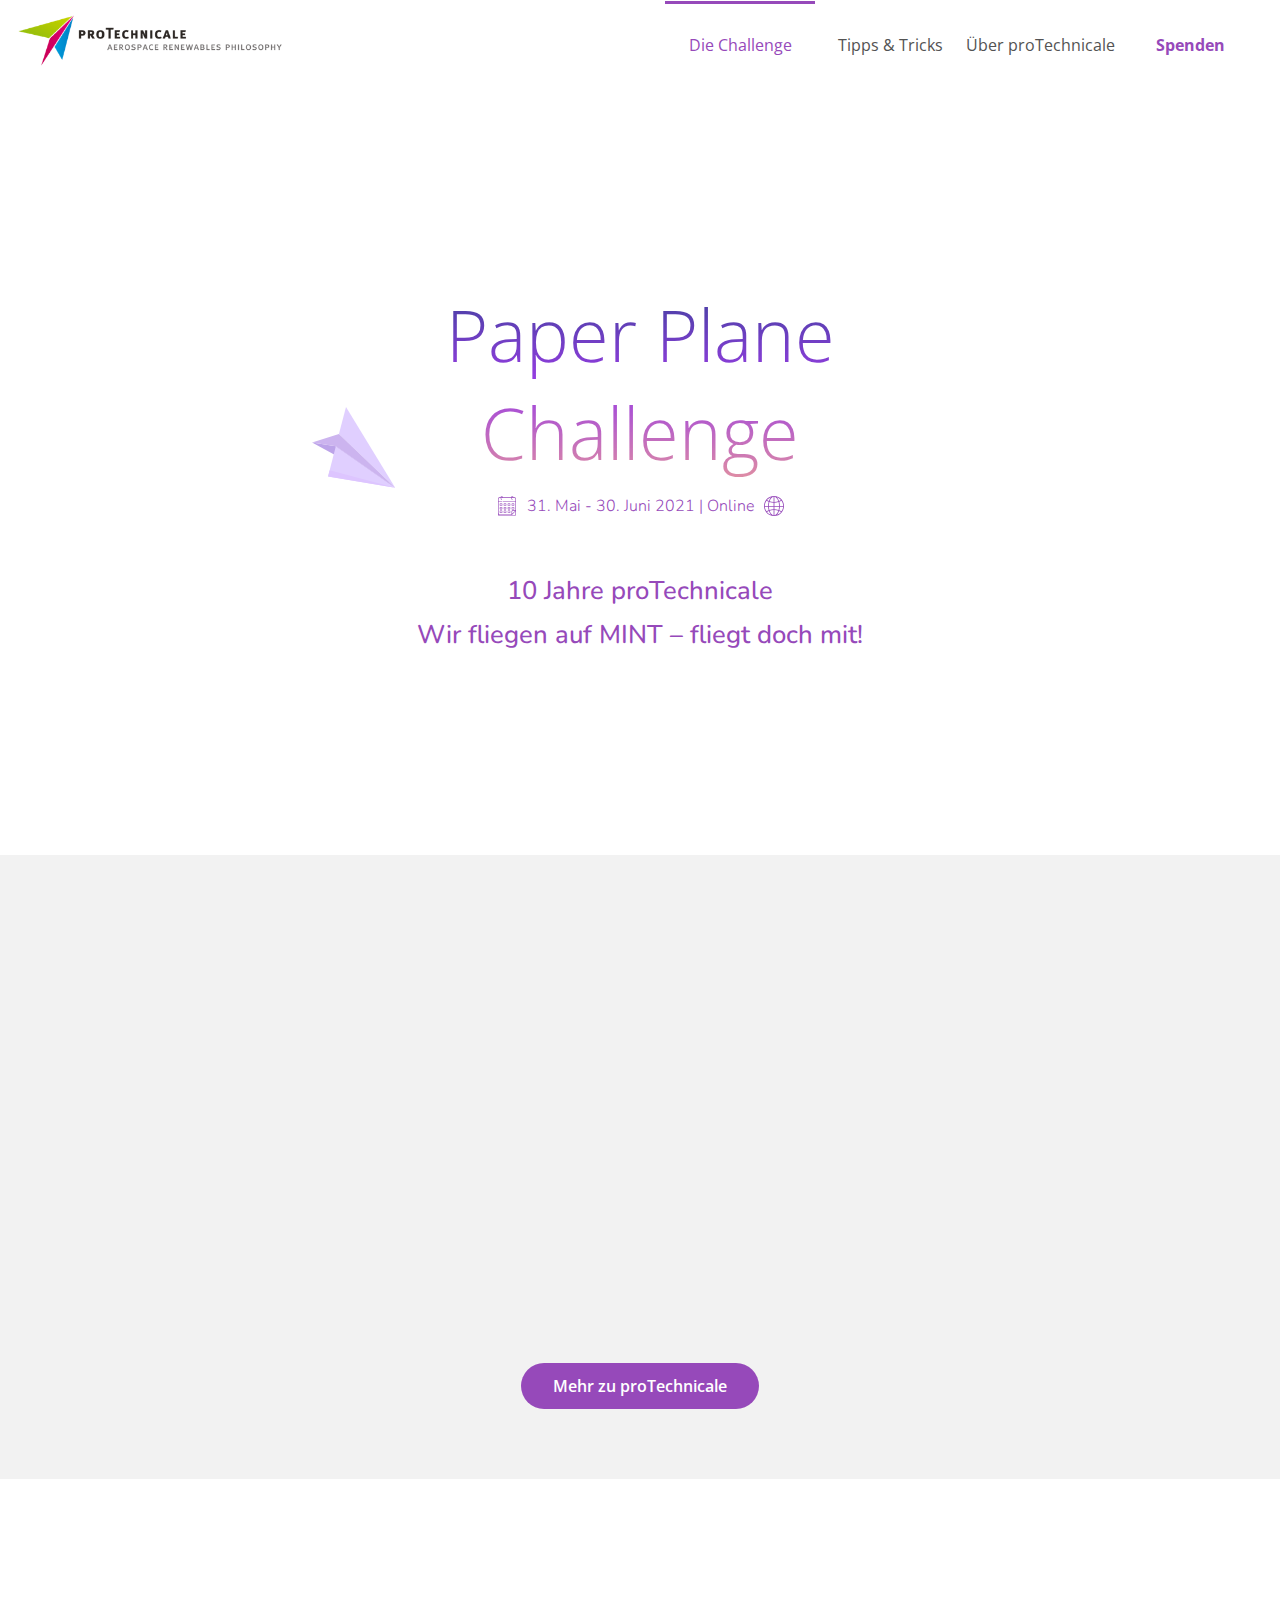
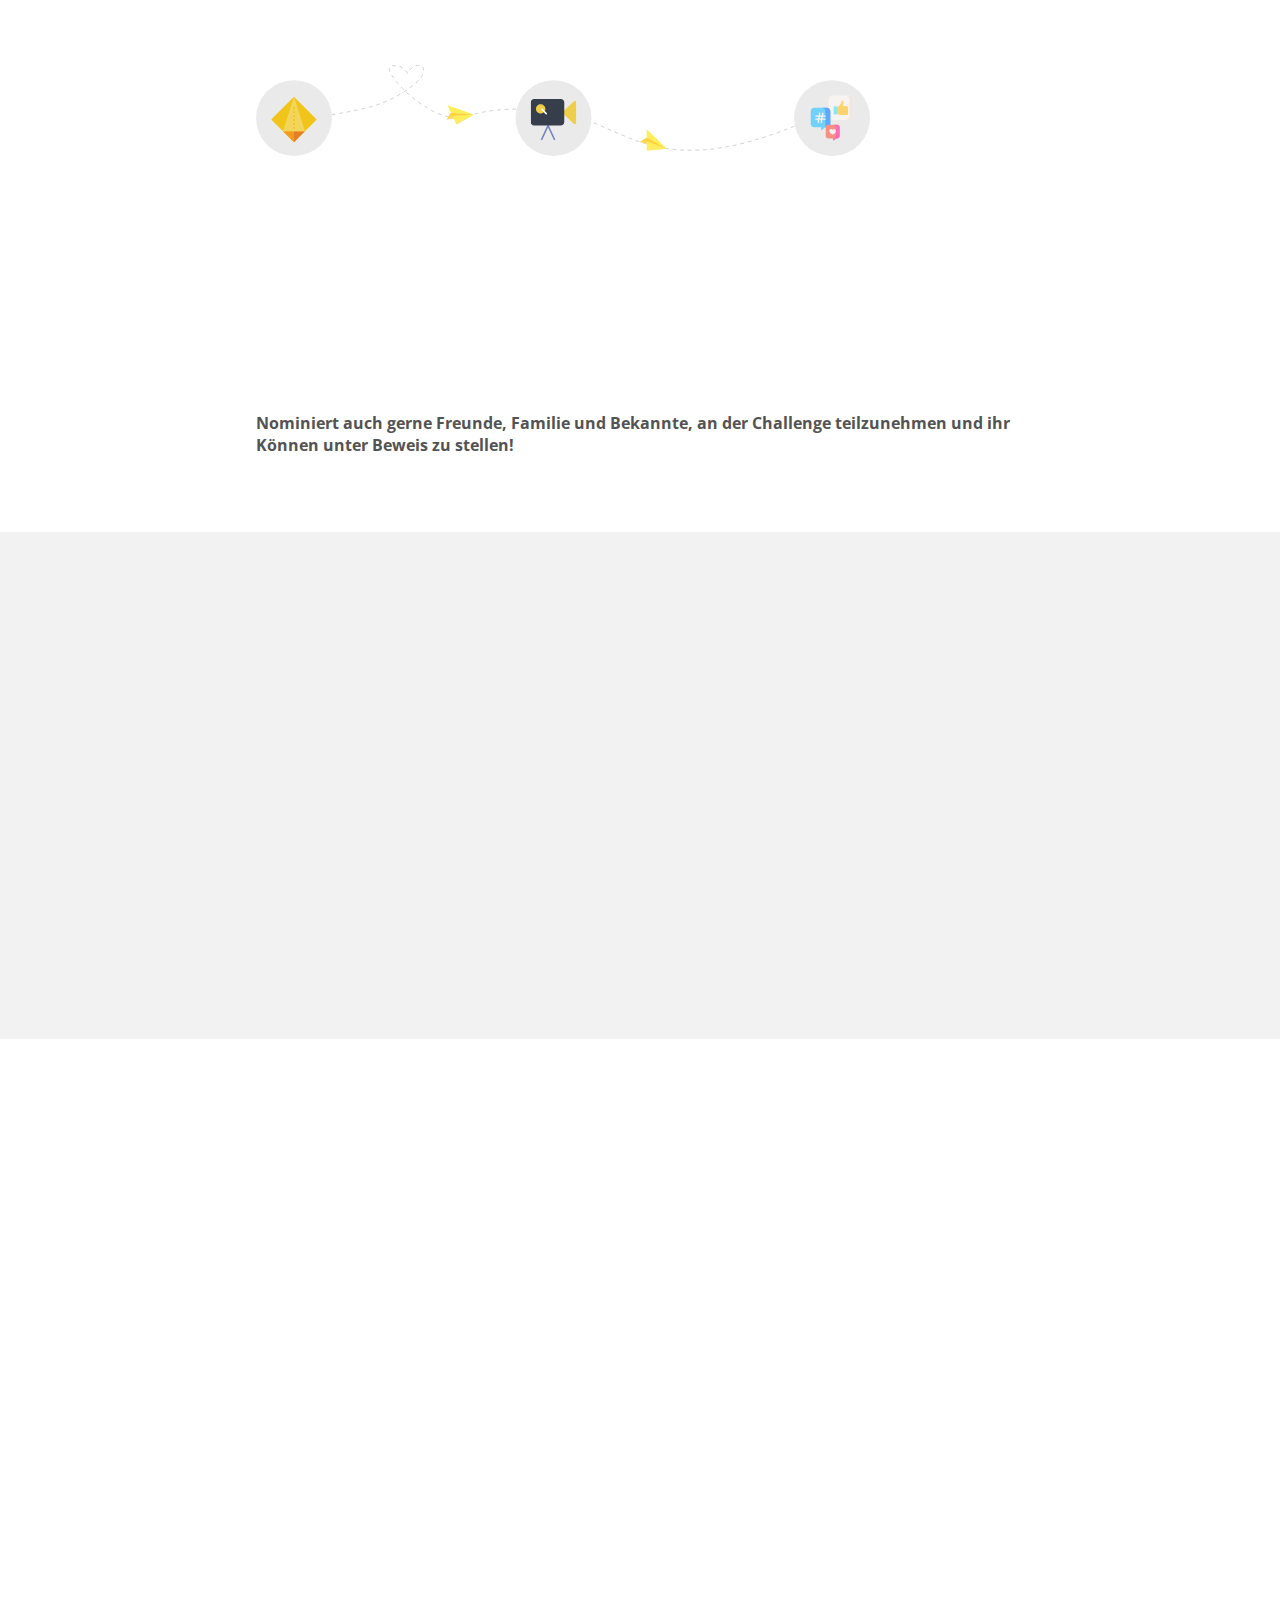
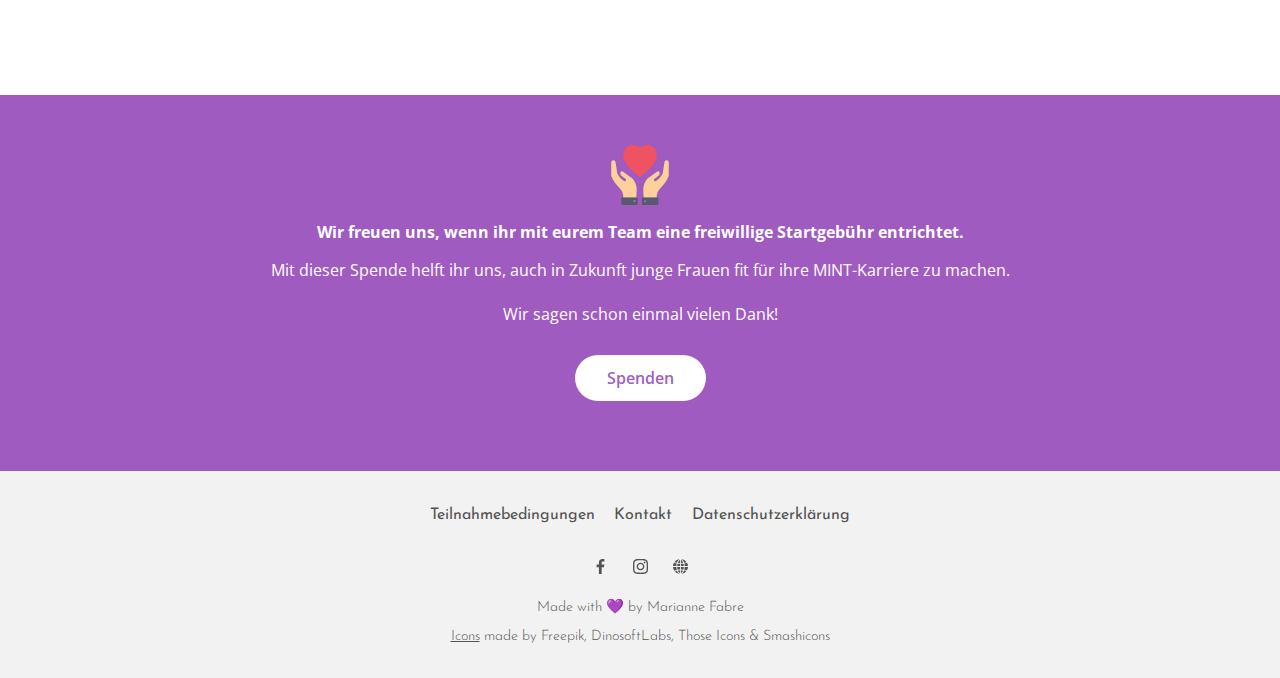
<file: index.html>
<!DOCTYPE html>
<html lang="en">
  <head>
    <!-- Global site tag (gtag.js) - Google Analytics -->
    <script
      async
      src="https://www.googletagmanager.com/gtag/js?id=G-FB4HCYEF3K"
    ></script>
    <script>
      window.dataLayer = window.dataLayer || [];
      function gtag() {
        dataLayer.push(arguments);
      }
      gtag("js", new Date());

      gtag("config", "G-FB4HCYEF3K");
    </script>
    <meta charset="UTF-8" />
    <meta http-equiv="X-UA-Compatible" content="IE=edge" />
    <meta name="viewport" content="width=device-width, initial-scale=1.0" />
    <meta
      name="description"
      content="Paper Plane Challenge, proTechnicale 2021, Germany Deutschland"
    />
    <link rel="canonical" href="https://mintflieger.de" />
    <link rel="preconnect" href="https://fonts.gstatic.com" />
    <link
      href="https://fonts.googleapis.com/css2?family=Nunito:wght@300;400&family=Josefin+Sans:wght@300;400&family=Open+Sans:wght@300;400;600;700&display=swap"
      rel="stylesheet"
    />
    <link rel="shortcut icon" type="image/png" href="./favicon.png" />
    <link rel="stylesheet" href="styles.css" />
    <title>proTechnicale Paper Plane Challenge</title>
  </head>
  <body>
    <nav>
      <a href="https://www.protechnicale.de/" target="_blank">
        <img class="logo" src="./resources/logo.png" alt="logo-proTechnicale"
      /></a>
      <div id="nav-icon">
        <span></span>
        <span></span>
        <span></span>
        <span></span>
      </div>
      <ul id="nav-items" class="nobullets">
        <li class="nav-item">
          <a href="#" class="active">Die Challenge</a>
        </li>
        <li class="nav-item">
          <a href="./tipps&tricks.html" class="nav-link">Tipps & Tricks</a>
        </li>
        <li class="nav-item">
          <a href="./proTechnicale.html" class="nav-link">Über proTechnicale</a>
        </li>
        <li class="nav-item">
          <a href="./spenden.html" class="nav-link spenden">Spenden</a>
        </li>
      </ul>
    </nav>
    <header>
      <picture>
        <source
          srcset="./resources/plane-desktop.svg"
          media="(min-width: 780px)"
        />
        <source
          srcset="./resources/plane-tablet.svg"
          media="(min-width: 500px)"
        />
        <img src="./resources/plane.svg" id="plane" class="plane" alt="plane" />
      </picture>

      <h1 class="fadeIn">Paper Plane Challenge</h1>
      <div class="information inline fadeIn">
        <img src="resources/calendar.svg" class="icon-xs" alt="calendar" />
        <h2>31. Mai - 30. Juni 2021 | Online</h2>
        <img src="resources/globe.svg" class="icon-xs" alt="globe" />
      </div>

      <h3 class="fadeIn">
        10 Jahre proTechnicale<br /><br />Wir fliegen auf MINT – fliegt doch
        mit!
      </h3>
    </header>
    <section class="colored-background section">
      <img
        src="./resources/protechnicale-students.jpg"
        class="img-students fadeIn"
        alt="proTechnicale students"
      />
      <h3 class="center slideIn">#mintflieger</h3>
      <p class="bold center slideIn">
        Seit 2011 unterstützt proTechnicale junge Frauen dabei, ihre
        MINT-Karriere zu starten.
        <br /><br />
        Dieses Jubiläum wollen wir nun ordentlich feiern: mit der proTechnicale
        Paper Plane Challenge.
      </p>

      <a href="./proTechnicale.html"
        ><button class="btn-purple">Mehr zu proTechnicale</button></a
      >
    </section>

    <section class="section">
      <h3 class="slideIn">
        Macht mit beim proTechnicale Papierflieger Wettbewerb!<br /><br />
        So geht's:
      </h3>
      <div class="participation">
        <picture>
          <source
            srcset="./resources/icons-desktop.svg"
            media="(min-width: 780px)"
          />
          <img
            src="./resources/icons-mobile.svg"
            class="participation-icons center"
          />
        </picture>

        <div class="flexbox steps">
          <div class="inline fadeIn step">
            <div class="number">1</div>
            <div>
              <p class="bold">Papierflieger bauen und abheben lassen.</p>
            </div>
          </div>
          <div class="inline fadeIn step">
            <div class="number">2</div>
            <div>
              <p class="bold">
                Flug samt Flugdauer oder Flugweite in einem Video dokumentieren.
              </p>
            </div>
          </div>
          <div class="inline fadeIn step">
            <div class="number">3</div>
            <div>
              <p>
                <span class="bold">
                  Video auf Instagram, Facebook oder LinkedIn mit #mintflieger
                  posten und @proTechnicale taggen. </span
                ><br />Wichtig: Das Video muss öffentlich sichtbar sein.
              </p>
            </div>
          </div>
        </div>
      </div>
      <p class="bold">
        Nominiert auch gerne Freunde, Familie und Bekannte, an der Challenge
        teilzunehmen und ihr Können unter Beweis zu stellen!
      </p>
    </section>

    <section class="section colored-background">
      <h3 class="slideIn">In diesen drei Kategorien könnt ihr antreten</h3>
      <div class="flexbox">
        <div class="category fadeIn">
          <img src="resources/distance.svg" class="icon-m colored" />
          <p class="category-name">Weiteste Flugstrecke</p>
          <div class="separator"></div>
          <p>
            Teilnahme ist als Einzelflug oder als Staffelflug von einem Team
            möglich, die gemeldete Distanz wird durch die Anzahl der Pilot*innen
            geteilt.
          </p>
        </div>
        <div class="category fadeIn">
          <img src="resources/time-management.svg" class="icon-m colored" />
          <p class="category-name">Längste Flugdauer</p>
          <div class="separator"></div>
          <p>
            Teilnahme ist als Einzelflug oder als Staffelflug von einem Team
            möglich, die gemeldete Flugdauer wird durch die Anzahl der
            Pilot*innen geteilt.
          </p>
        </div>
        <div class="category fadeIn">
          <img src="resources/paint-palette.svg" class="icon-m colored" />
          <p class="category-name">Kreativster Flug</p>
          <div class="separator"></div>
          <p>
            In dieser Kategorie starten alle #mintflieger, die bei ihrem Flug
            Hilfsmittel einsetzen oder besondere Flugqualitäten aufweisen.
          </p>
        </div>
      </div>
    </section>

    <section class="section">
      <h3 class="slideIn">Auf die Sieger warten tolle Preise</h3>
      <div class="flexbox">
        <div class="prize-container fadeIn">
          <div class="inline">
            <img src="resources/trophy.svg" class="icon-s trophy" />
            <p class="prize-category">Weiteste Flugstrecke</p>
          </div>
          <div class="prize">
            <img
              src="./resources/Kai.jpg"
              alt="Kai Wicke, Deutscher Meister im
            Papierflieger-Weitwurf"
              title="Kai Wicke, Deutscher Meister im
            Papierflieger-Weitwurf"
              class="img-prize"
            />
            <p>
              Meet & Greet mit Kai Wicke, Deutscher Meister im
              Papierflieger-Weitwurf.
            </p>
          </div>
        </div>
        <div class="prize-container fadeIn">
          <div class="inline">
            <img src="resources/trophy.svg" class="icon-s trophy" />
            <p class="prize-category">Längste Flugdauer</p>
          </div>
          <div class="prize">
            <img
              src="./resources/HAC Boberg_Segelflieger.jpg"
              alt="HAC Boberg
            e.V. Segelflieger"
              title="HAC Boberg e.V. Segelflieger"
              class="img-prize"
            />
            <p>
              Segelflieger Gastflug für eine Person, gesponsort vom HAC Boberg
              e.V.
            </p>
          </div>
        </div>
        <div class="prize-container fadeIn">
          <div class="inline">
            <img src="resources/trophy.svg" class="icon-s trophy" />
            <p class="prize-category">Kreativster Flug</p>
          </div>
          <div class="prize">
            <img
              src="./resources/Wanderpokal.jpg"
              alt="Wanderpokal"
              title="Wanderpokal"
              class="img-prize"
            />
            <p>
              Wanderpokal mit Gravur - von den proTechnicale Teilnehmerinnen
              eigenhändig hergestellt.
            </p>
          </div>
        </div>
      </div>
    </section>

    <section class="section acknowledgment">
      <img src="resources/donation.svg" alt="donation" class="icon-m" />
      <p class="bold center">
        Wir freuen uns, wenn ihr mit eurem Team eine freiwillige Startgebühr
        entrichtet.
      </p>
      <p class="center">
        Mit dieser Spende helft ihr uns, auch in Zukunft junge Frauen fit für
        ihre MINT-Karriere zu machen.<br /><br />Wir sagen schon einmal vielen
        Dank!
      </p>
      <a href="./spenden.html"><button class="btn-white">Spenden</button></a>
    </section>

    <footer>
      <div class="links-footer">
        <p><a href="./teilnahmebedingungen.html">Teilnahmebedingungen</a></p>
        <p><a href="./kontakt.html">Kontakt</a></p>
        <p><a href="./datenschutzerklearung.html">Datenschutzerklärung</a></p>
      </div>
      <div class="social-media">
        <a
          href="https://de-de.facebook.com/proTechnicaleHamburg/"
          target="_blank"
          ><img src="./resources/facebook.svg" class="icon-xxs"
        /></a>
        <a href="https://www.instagram.com/protechnicale/" target="_blank"
          ><img src="./resources/instagram.svg" class="icon-xxs"
        /></a>
        <a href="https://www.protechnicale.de/" target="_blank"
          ><img src="./resources/www.svg" class="icon-xxs"
        /></a>
      </div>
      <p class="author">Made with &#128156; by Marianne Fabre</p>
      <p class="author">
        <a href="https://www.flaticon.com" target="_blank" class="link"
          >Icons</a
        >
        made by Freepik, DinosoftLabs, Those Icons & Smashicons
        <br />
      </p>
    </footer>
    <script src="./script.js"></script>
  </body>
</html>
</file>
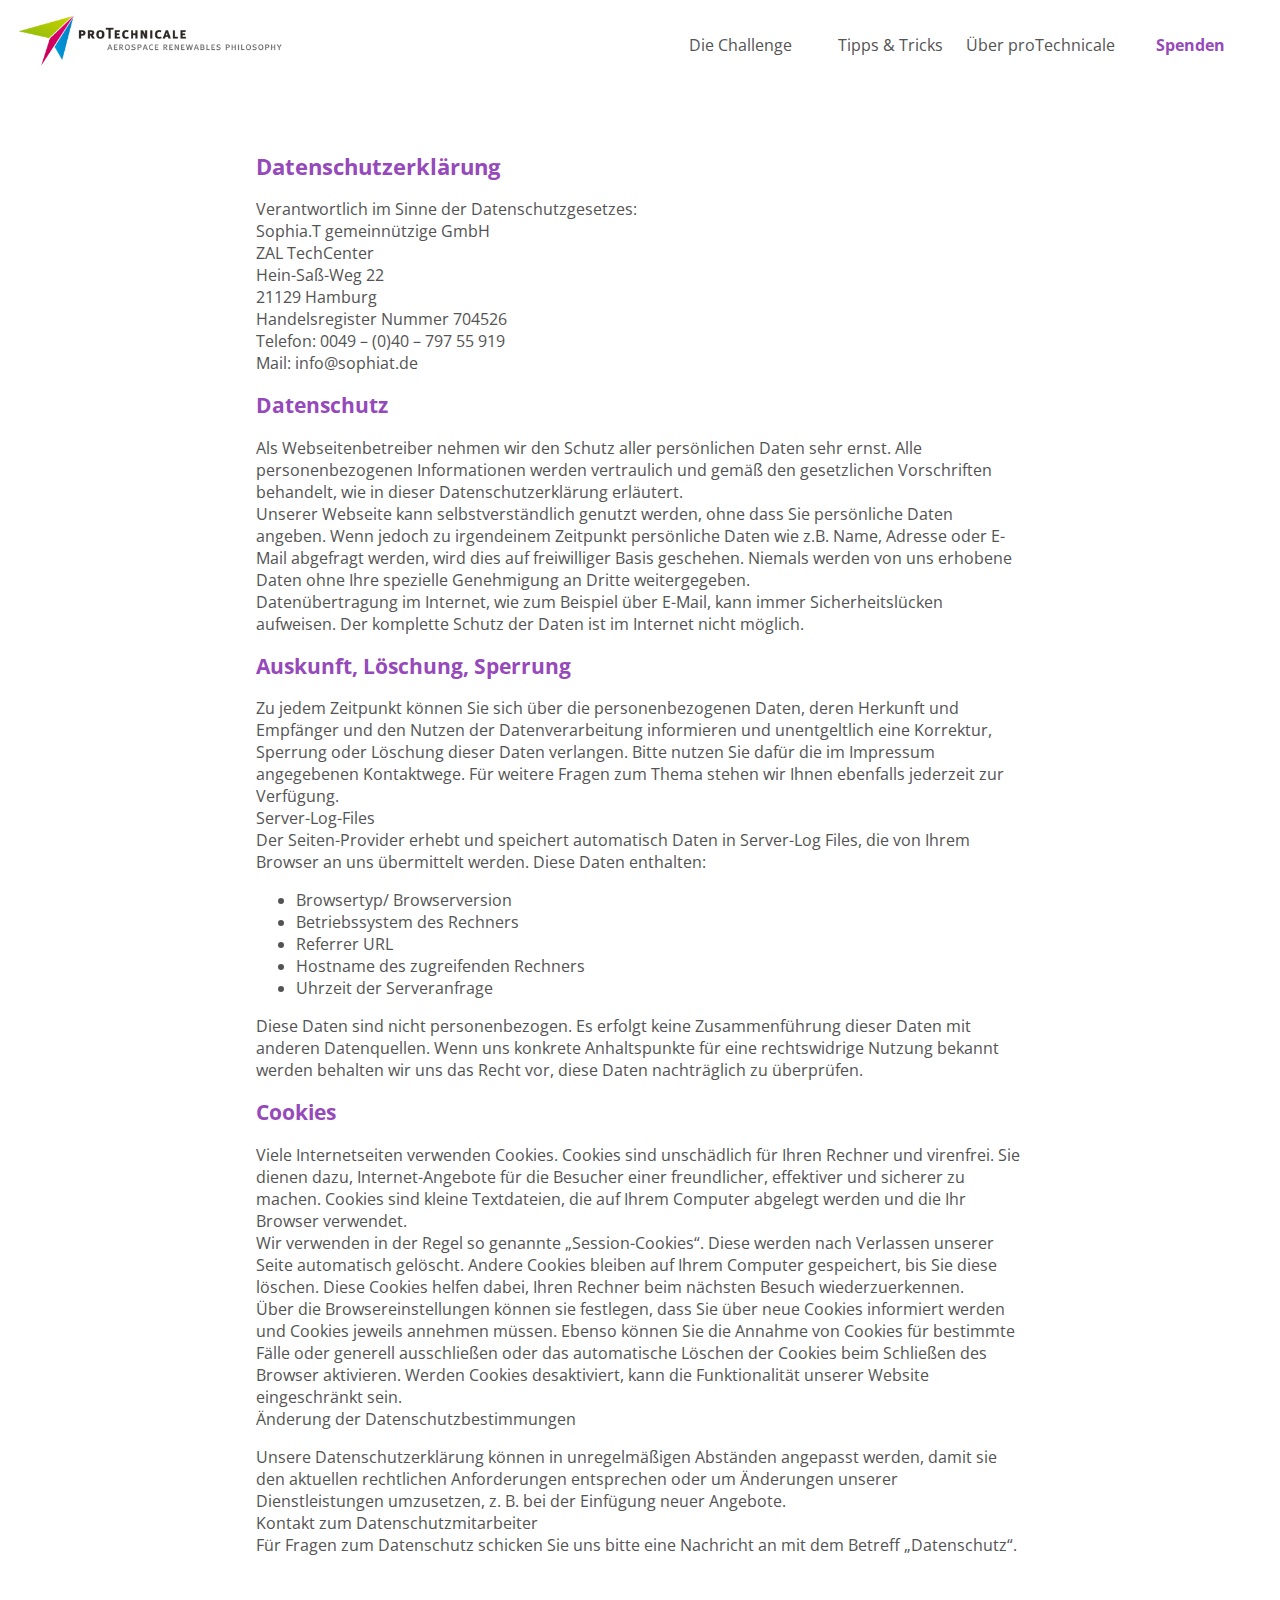
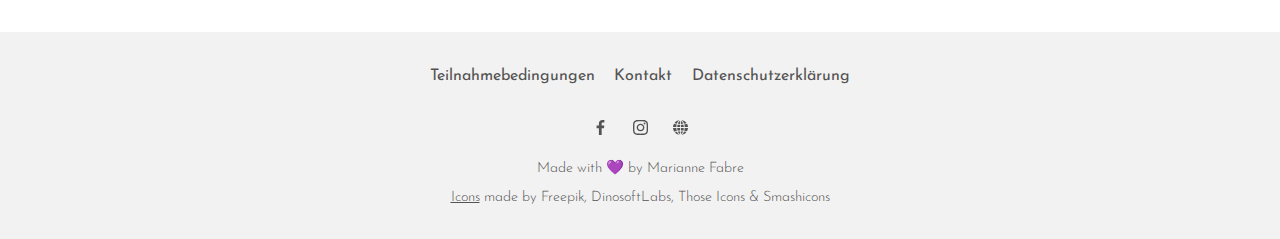
<file: datenschutzerklearung.html>
<!DOCTYPE html>
<html lang="en">
  <head>
    <!-- Global site tag (gtag.js) - Google Analytics -->
    <script
      async
      src="https://www.googletagmanager.com/gtag/js?id=G-FB4HCYEF3K"
    ></script>
    <script>
      window.dataLayer = window.dataLayer || [];
      function gtag() {
        dataLayer.push(arguments);
      }
      gtag("js", new Date());

      gtag("config", "G-FB4HCYEF3K");
    </script>
    <meta charset="UTF-8" />
    <meta http-equiv="X-UA-Compatible" content="IE=edge" />
    <meta name="viewport" content="width=device-width, initial-scale=1.0" />
    <meta
      name="description"
      content="Paper Plane Challenge Datenschutzerklärung"
    />
    <link rel="preconnect" href="https://fonts.gstatic.com" />
    <link
      href="https://fonts.googleapis.com/css2?family=Nunito:wght@300;400&family=Josefin+Sans:wght@300;400&family=Open+Sans:wght@300;400;600;700&display=swap"
      rel="stylesheet"
    />
    <link rel="shortcut icon" type="image/png" href="./favicon.png" />
    <link rel="stylesheet" href="styles.css" />
    <title>proTechnicale Paper Plane Challenge</title>
  </head>
  <body>
    <nav>
      <a href="https://www.protechnicale.de/" target="_blank">
        <img class="logo" src="./resources/logo.png" alt="logo-proTechnicale"
      /></a>
      <div id="nav-icon">
        <span></span>
        <span></span>
        <span></span>
        <span></span>
      </div>
      <ul id="nav-items" class="nobullets">
        <li class="nav-item">
          <a href="./index.html" class="nav-link">Die Challenge</a>
        </li>
        <li class="nav-item">
          <a href="./tipps&tricks.html" class="nav-link">Tipps & Tricks</a>
        </li>
        <li class="nav-item">
          <a href="./proTechnicale.html" class="nav-link">Über proTechnicale</a>
        </li>
        <li class="nav-item">
          <a href="./spenden.html" class="nav-link spenden">Spenden</a>
        </li>
      </ul>
    </nav>

    <section class="section">
      <h1>Datenschutzerklärung</h1>
      <p>
        Verantwortlich im Sinne der Datenschutzgesetzes: <br />Sophia.T
        gemeinnützige GmbH <br />ZAL TechCenter <br />Hein-Saß-Weg 22
        <br />21129 Hamburg <br />Handelsregister Nummer 704526 <br />Telefon:
        0049 – (0)40 – 797 55 919 <br />Mail: info@sophiat.de
      </p>
      <h2>Datenschutz</h2>
      <p>
        Als Webseitenbetreiber nehmen wir den Schutz aller persönlichen Daten
        sehr ernst. Alle personenbezogenen Informationen werden vertraulich und
        gemäß den gesetzlichen Vorschriften behandelt, wie in dieser
        Datenschutzerklärung erläutert.<br />Unserer Webseite kann
        selbstverständlich genutzt werden, ohne dass Sie persönliche Daten
        angeben. Wenn jedoch zu irgendeinem Zeitpunkt persönliche Daten wie z.B.
        Name, Adresse oder E-Mail abgefragt werden, wird dies auf freiwilliger
        Basis geschehen. Niemals werden von uns erhobene Daten ohne Ihre
        spezielle Genehmigung an Dritte weitergegeben. <br />Datenübertragung im
        Internet, wie zum Beispiel über E-Mail, kann immer Sicherheitslücken
        aufweisen. Der komplette Schutz der Daten ist im Internet nicht möglich.
      </p>
      <h2>Auskunft, Löschung, Sperrung</h2>
      <p>
        Zu jedem Zeitpunkt können Sie sich über die personenbezogenen Daten,
        deren Herkunft und Empfänger und den Nutzen der Datenverarbeitung
        informieren und unentgeltlich eine Korrektur, Sperrung oder Löschung
        dieser Daten verlangen. Bitte nutzen Sie dafür die im Impressum
        angegebenen Kontaktwege. Für weitere Fragen zum Thema stehen wir Ihnen
        ebenfalls jederzeit zur Verfügung.
        <br />Server-Log-Files<br />Der Seiten-Provider erhebt und speichert
        automatisch Daten in Server-Log Files, die von Ihrem Browser an uns
        übermittelt werden. Diese Daten enthalten:
      </p>
      <ul>
        <li>Browsertyp/ Browserversion</li>
        <li>Betriebssystem des Rechners</li>
        <li>Referrer URL</li>
        <li>Hostname des zugreifenden Rechners</li>
        <li>Uhrzeit der Serveranfrage</li>
      </ul>
      <p>
        Diese Daten sind nicht personenbezogen. Es erfolgt keine Zusammenführung
        dieser Daten mit anderen Datenquellen. Wenn uns konkrete Anhaltspunkte
        für eine rechtswidrige Nutzung bekannt werden behalten wir uns das Recht
        vor, diese Daten nachträglich zu überprüfen.
      </p>
      <h2>Cookies</h2>
      <p>
        Viele Internetseiten verwenden Cookies. Cookies sind unschädlich für
        Ihren Rechner und virenfrei. Sie dienen dazu, Internet-Angebote für die
        Besucher einer freundlicher, effektiver und sicherer zu machen. Cookies
        sind kleine Textdateien, die auf Ihrem Computer abgelegt werden und die
        Ihr Browser verwendet.<br />Wir verwenden in der Regel so genannte
        „Session-Cookies“. Diese werden nach Verlassen unserer Seite automatisch
        gelöscht. Andere Cookies bleiben auf Ihrem Computer gespeichert, bis Sie
        diese löschen. Diese Cookies helfen dabei, Ihren Rechner beim nächsten
        Besuch wiederzuerkennen.<br />Über die Browsereinstellungen können sie
        festlegen, dass Sie über neue Cookies informiert werden und Cookies
        jeweils annehmen müssen. Ebenso können Sie die Annahme von Cookies für
        bestimmte Fälle oder generell ausschließen oder das automatische Löschen
        der Cookies beim Schließen des Browser aktivieren. Werden Cookies
        desaktiviert, kann die Funktionalität unserer Website eingeschränkt
        sein.<br />Änderung der Datenschutzbestimmungen
      </p>
      <p>
        Unsere Datenschutzerklärung können in unregelmäßigen Abständen angepasst
        werden, damit sie den aktuellen rechtlichen Anforderungen entsprechen
        oder um Änderungen unserer Dienstleistungen umzusetzen, z. B. bei der
        Einfügung neuer Angebote. <br />Kontakt zum Datenschutzmitarbeiter
        <br />Für Fragen zum Datenschutz schicken Sie uns bitte eine Nachricht
        an mit dem Betreff „Datenschutz“.
      </p>
    </section>
    <footer>
      <div class="links-footer">
        <p><a href="./teilnahmebedingungen.html">Teilnahmebedingungen</a></p>
        <p><a href="./kontakt.html">Kontakt</a></p>
        <p><a href="./datenschutzerklearung.html">Datenschutzerklärung</a></p>
      </div>
      <div class="social-media">
        <a
          href="https://de-de.facebook.com/proTechnicaleHamburg/"
          target="_blank"
          ><img src="./resources/facebook.svg" class="icon-xxs"
        /></a>
        <a href="https://www.instagram.com/protechnicale/" target="_blank"
          ><img src="./resources/instagram.svg" class="icon-xxs"
        /></a>
        <a href="https://www.protechnicale.de/" target="_blank"
          ><img src="./resources/www.svg" class="icon-xxs"
        /></a>
      </div>
      <p class="author">Made with &#128156; by Marianne Fabre</p>
      <p class="author">
        <a href="https://www.flaticon.com" target="_blank" class="link"
          >Icons</a
        >
        made by Freepik, DinosoftLabs, Those Icons & Smashicons
        <br />
      </p>
    </footer>
    <script src="./script.js"></script>
  </body>
</html>
</file>
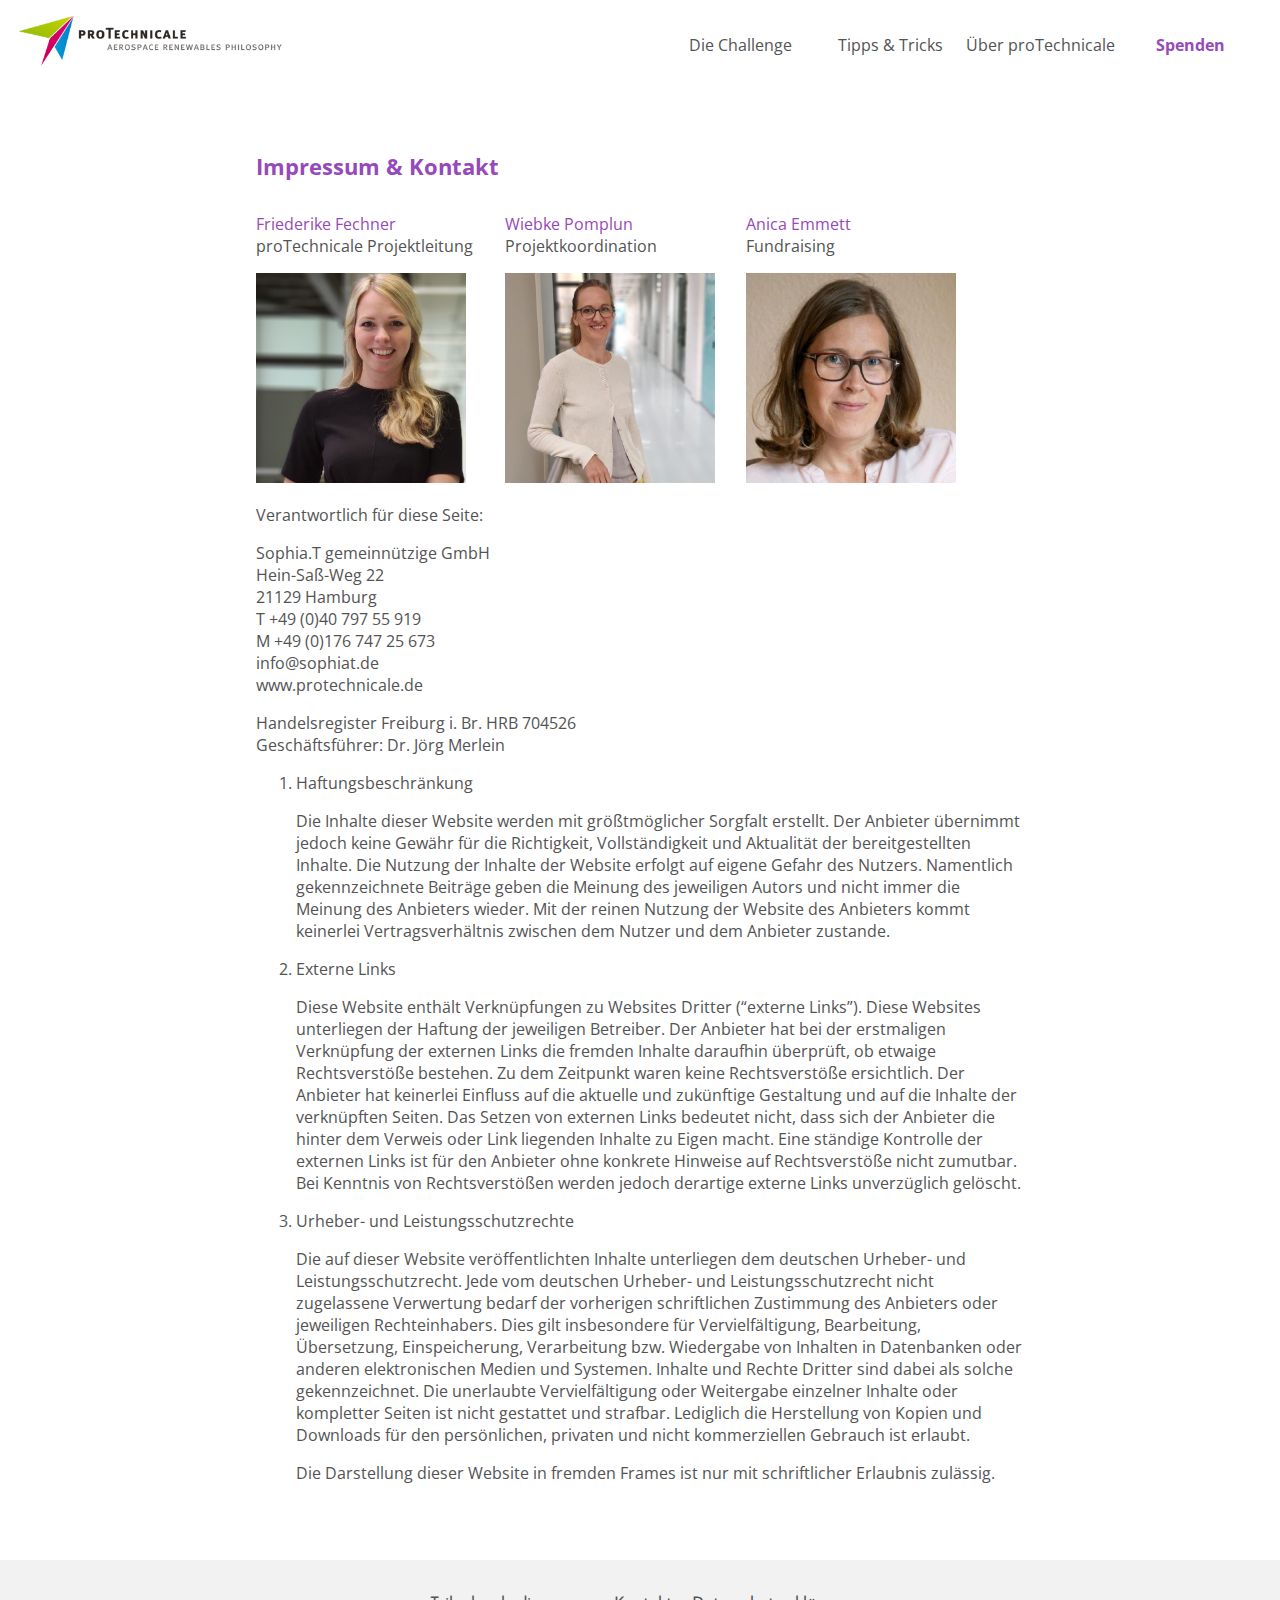
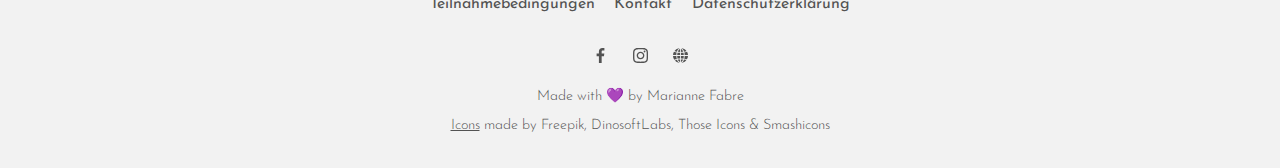
<file: kontakt.html>
<!DOCTYPE html>
<html lang="en">
  <head>
    <!-- Global site tag (gtag.js) - Google Analytics -->
    <script
      async
      src="https://www.googletagmanager.com/gtag/js?id=G-FB4HCYEF3K"
    ></script>
    <script>
      window.dataLayer = window.dataLayer || [];
      function gtag() {
        dataLayer.push(arguments);
      }
      gtag("js", new Date());

      gtag("config", "G-FB4HCYEF3K");
    </script>
    <meta charset="UTF-8" />
    <meta http-equiv="X-UA-Compatible" content="IE=edge" />
    <meta name="viewport" content="width=device-width, initial-scale=1.0" />
    <meta name="description" content="Paper Plane Challenge Kontakt" />
    <link rel="preconnect" href="https://fonts.gstatic.com" />
    <link
      href="https://fonts.googleapis.com/css2?family=Nunito:wght@300;400&family=Josefin+Sans:wght@300;400&family=Open+Sans:wght@300;400;600;700&display=swap"
      rel="stylesheet"
    />
    <link rel="shortcut icon" type="image/png" href="./favicon.png" />
    <link rel="stylesheet" href="styles.css" />
    <title>proTechnicale Paper Plane Challenge</title>
  </head>
  <body>
    <nav>
      <a href="https://www.protechnicale.de/" target="_blank">
        <img class="logo" src="./resources/logo.png" alt="logo-proTechnicale"
      /></a>
      <div id="nav-icon">
        <span></span>
        <span></span>
        <span></span>
        <span></span>
      </div>
      <ul id="nav-items" class="nobullets">
        <li class="nav-item">
          <a href="./index.html" class="nav-link">Die Challenge</a>
        </li>
        <li class="nav-item">
          <a href="./tipps&tricks.html" class="nav-link">Tipps & Tricks</a>
        </li>
        <li class="nav-item">
          <a href="./proTechnicale.html" class="nav-link">Über proTechnicale</a>
        </li>
        <li class="nav-item">
          <a href="./spenden.html" class="nav-link spenden">Spenden</a>
        </li>
      </ul>
    </nav>

    <section class="section">
      <h1>Impressum & Kontakt</h1>
      <div class="flexbox contact">
        <div>
          <p>
            <span class="accent">Friederike Fechner</span><br />proTechnicale
            Projektleitung
          </p>
          <img
            class="img-contact"
            src="./resources/Friederike.jpg"
            alt="Friederike Fechner"
          />
        </div>
        <div>
          <p>
            <span class="accent">Wiebke Pomplun</span><br />Projektkoordination
          </p>
          <img
            class="img-contact"
            src="./resources/Wiebke.jpg"
            alt="Wiebke Pomplun"
          />
        </div>
        <div>
          <p><span class="accent">Anica Emmett</span><br />Fundraising</p>
          <img
            class="img-contact"
            src="./resources/Anica.jpg"
            alt="Anica Emmett"
          />
        </div>
      </div>
      <p>Verantwortlich für diese Seite:</p>
      <p>
        Sophia.T gemeinnützige GmbH <br />Hein-Saß-Weg 22 <br />21129 Hamburg
        <br />T +49 (0)40 797 55 919 <br />M +49 (0)176 747 25 673
        <br />info@sophiat.de <br />www.protechnicale.de
      </p>
      <p>
        Handelsregister Freiburg i. Br. HRB 704526 <br />Geschäftsführer: Dr.
        Jörg Merlein
      </p>
      <ol>
        <li>
          Haftungsbeschränkung
          <p>
            Die Inhalte dieser Website werden mit größtmöglicher Sorgfalt
            erstellt. Der Anbieter übernimmt jedoch keine Gewähr für die
            Richtigkeit, Vollständigkeit und Aktualität der bereitgestellten
            Inhalte. Die Nutzung der Inhalte der Website erfolgt auf eigene
            Gefahr des Nutzers. Namentlich gekennzeichnete Beiträge geben die
            Meinung des jeweiligen Autors und nicht immer die Meinung des
            Anbieters wieder. Mit der reinen Nutzung der Website des Anbieters
            kommt keinerlei Vertragsverhältnis zwischen dem Nutzer und dem
            Anbieter zustande.
          </p>
        </li>
        <li>
          Externe Links
          <p>
            Diese Website enthält Verknüpfungen zu Websites Dritter (“externe
            Links”). Diese Websites unterliegen der Haftung der jeweiligen
            Betreiber. Der Anbieter hat bei der erstmaligen Verknüpfung der
            externen Links die fremden Inhalte daraufhin überprüft, ob etwaige
            Rechtsverstöße bestehen. Zu dem Zeitpunkt waren keine Rechtsverstöße
            ersichtlich. Der Anbieter hat keinerlei Einfluss auf die aktuelle
            und zukünftige Gestaltung und auf die Inhalte der verknüpften
            Seiten. Das Setzen von externen Links bedeutet nicht, dass sich der
            Anbieter die hinter dem Verweis oder Link liegenden Inhalte zu Eigen
            macht. Eine ständige Kontrolle der externen Links ist für den
            Anbieter ohne konkrete Hinweise auf Rechtsverstöße nicht zumutbar.
            Bei Kenntnis von Rechtsverstößen werden jedoch derartige externe
            Links unverzüglich gelöscht.
          </p>
        </li>
        <li>
          Urheber- und Leistungsschutzrechte
          <p>
            Die auf dieser Website veröffentlichten Inhalte unterliegen dem
            deutschen Urheber- und Leistungsschutzrecht. Jede vom deutschen
            Urheber- und Leistungsschutzrecht nicht zugelassene Verwertung
            bedarf der vorherigen schriftlichen Zustimmung des Anbieters oder
            jeweiligen Rechteinhabers. Dies gilt insbesondere für
            Vervielfältigung, Bearbeitung, Übersetzung, Einspeicherung,
            Verarbeitung bzw. Wiedergabe von Inhalten in Datenbanken oder
            anderen elektronischen Medien und Systemen. Inhalte und Rechte
            Dritter sind dabei als solche gekennzeichnet. Die unerlaubte
            Vervielfältigung oder Weitergabe einzelner Inhalte oder kompletter
            Seiten ist nicht gestattet und strafbar. Lediglich die Herstellung
            von Kopien und Downloads für den persönlichen, privaten und nicht
            kommerziellen Gebrauch ist erlaubt.
          </p>
          <p>
            Die Darstellung dieser Website in fremden Frames ist nur mit
            schriftlicher Erlaubnis zulässig.
          </p>
        </li>
      </ol>
    </section>
    <footer>
      <div class="links-footer">
        <p><a href="./teilnahmebedingungen.html">Teilnahmebedingungen</a></p>
        <p><a href="./kontakt.html">Kontakt</a></p>
        <p><a href="./datenschutzerklearung.html">Datenschutzerklärung</a></p>
      </div>
      <div class="social-media">
        <a
          href="https://de-de.facebook.com/proTechnicaleHamburg/"
          target="_blank"
          ><img src="./resources/facebook.svg" class="icon-xxs"
        /></a>
        <a href="https://www.instagram.com/protechnicale/" target="_blank"
          ><img src="./resources/instagram.svg" class="icon-xxs"
        /></a>
        <a href="https://www.protechnicale.de/" target="_blank"
          ><img src="./resources/www.svg" class="icon-xxs"
        /></a>
      </div>
      <p class="author">Made with &#128156; by Marianne Fabre</p>
      <p class="author">
        <a href="https://www.flaticon.com" target="_blank" class="link"
          >Icons</a
        >
        made by Freepik, DinosoftLabs, Those Icons & Smashicons
        <br />
      </p>
    </footer>
    <script src="./script.js"></script>
  </body>
</html>
</file>
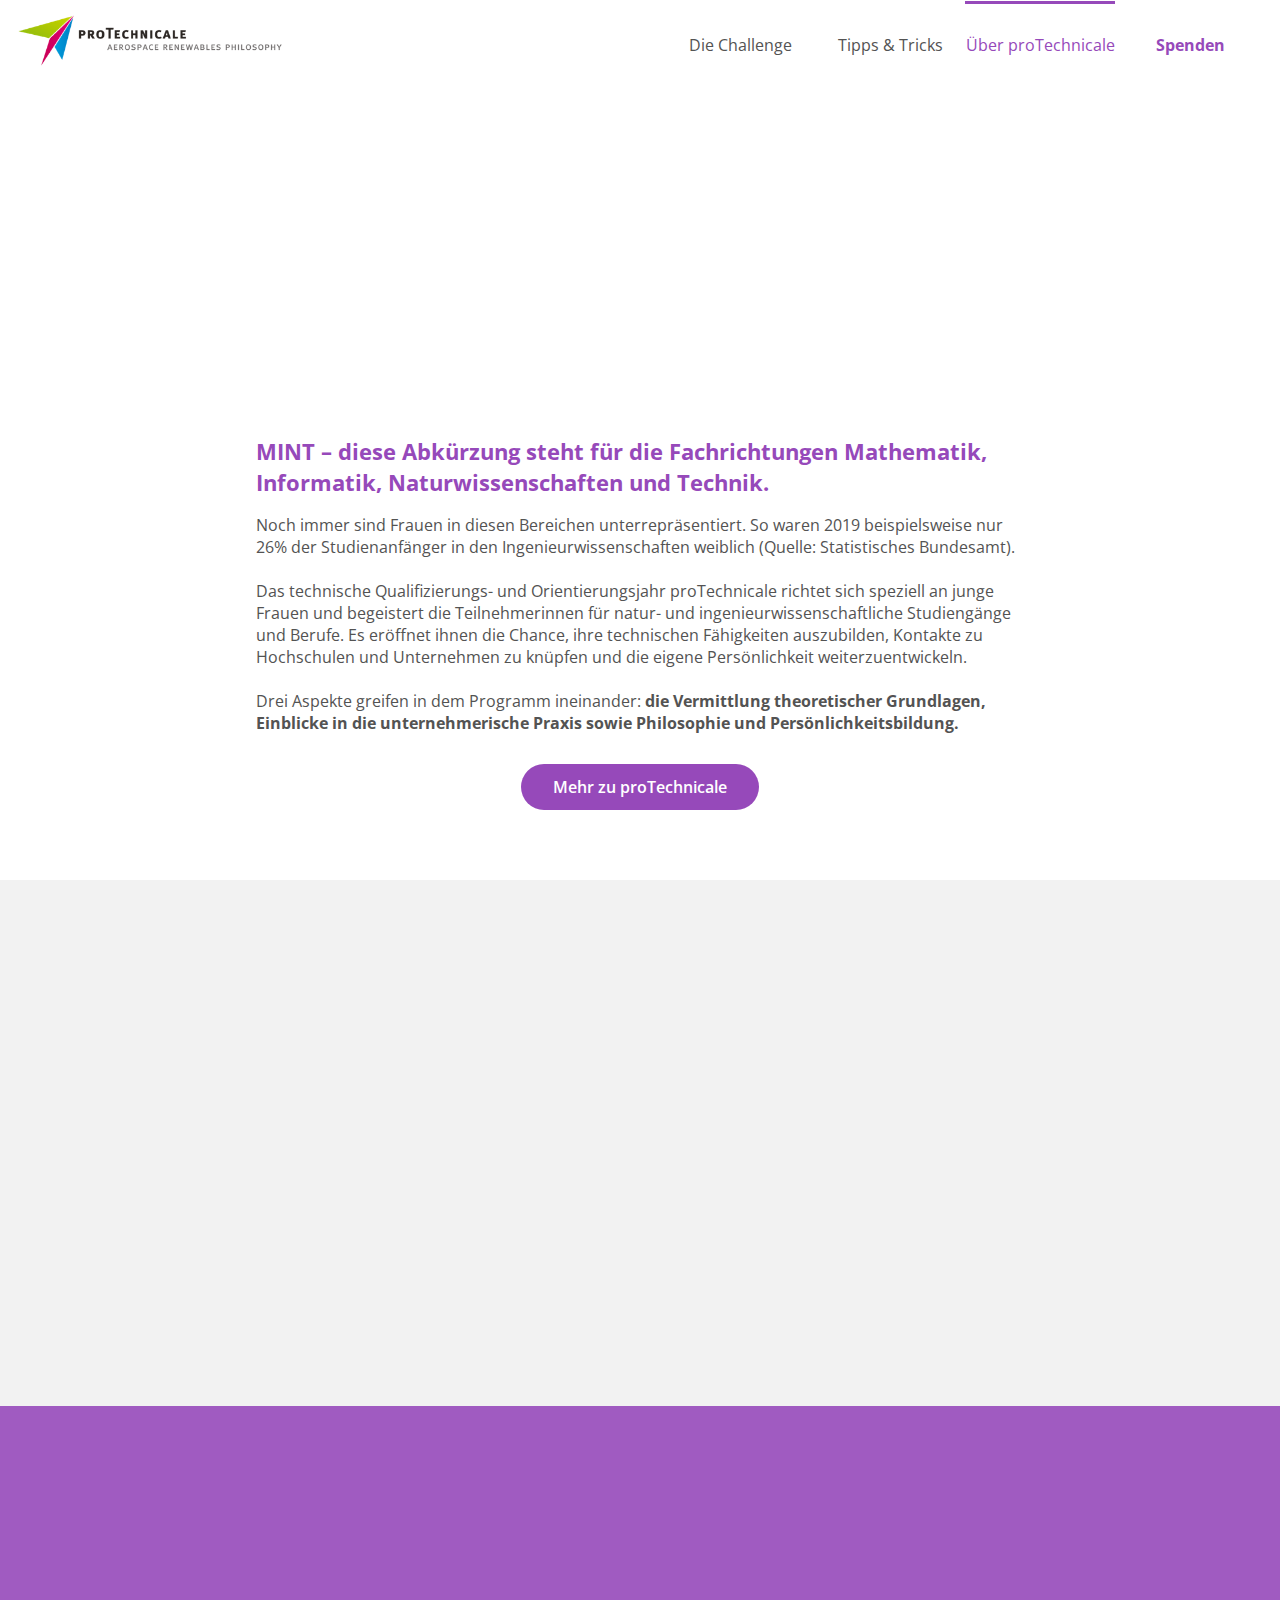
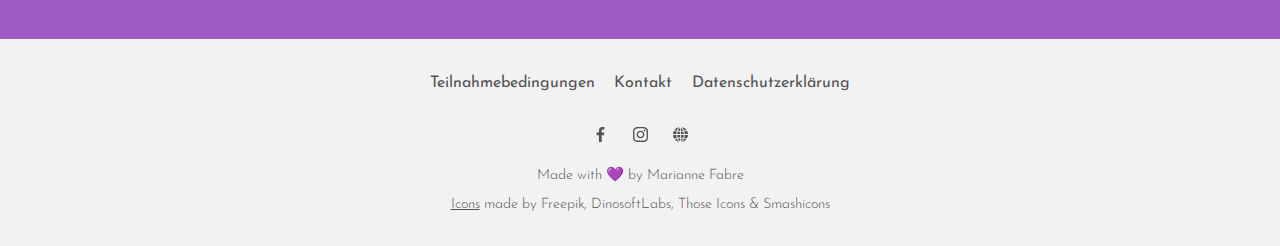
<file: proTechnicale.html>
<!DOCTYPE html>
<html lang="en">
  <head>
    <!-- Global site tag (gtag.js) - Google Analytics -->
    <script
      async
      src="https://www.googletagmanager.com/gtag/js?id=G-FB4HCYEF3K"
    ></script>
    <script>
      window.dataLayer = window.dataLayer || [];
      function gtag() {
        dataLayer.push(arguments);
      }
      gtag("js", new Date());

      gtag("config", "G-FB4HCYEF3K");
    </script>
    <meta charset="UTF-8" />
    <meta http-equiv="X-UA-Compatible" content="IE=edge" />
    <meta name="viewport" content="width=device-width, initial-scale=1.0" />
    <meta name="description" content="Paper Plane Challenge proTechnicale" />
    <link rel="preconnect" href="https://fonts.gstatic.com" />
    <link
      href="https://fonts.googleapis.com/css2?family=Nunito:wght@300;400&family=Josefin+Sans:wght@300;400&family=Open+Sans:wght@300;400;600;700&display=swap"
      rel="stylesheet"
    />
    <link rel="shortcut icon" type="image/png" href="./favicon.png" />
    <link rel="stylesheet" href="styles.css" />
    <title>proTechnicale Paper Plane Challenge</title>
  </head>
  <body>
    <nav>
      <a href="https://www.protechnicale.de/" target="_blank">
        <img class="logo" src="./resources/logo.png" alt="logo-proTechnicale"
      /></a>
      <div id="nav-icon">
        <span></span>
        <span></span>
        <span></span>
        <span></span>
      </div>
      <ul id="nav-items" class="nobullets">
        <li class="nav-item">
          <a href="./index.html" class="nav-link">Die Challenge</a>
        </li>
        <li class="nav-item">
          <a href="./tipps&tricks.html" class="nav-link">Tipps & Tricks</a>
        </li>
        <li class="nav-item">
          <a href="#" class="active">Über proTechnicale</a>
        </li>
        <li class="nav-item">
          <a href="./spenden.html" class="nav-link spenden">Spenden</a>
        </li>
      </ul>
    </nav>

    <section class="section">
      <iframe
        src="https://www.youtube.com/embed/rfzwID08DoE"
        title="proTechnicale movie"
        frameborder="0"
        allow="accelerometer; autoplay; clipboard-write; encrypted-media; gyroscope; picture-in-picture"
        allowfullscreen
        class="iframe fadeIn"
      ></iframe>
      <h1 class="slideIn">
        MINT – diese Abkürzung steht für die Fachrichtungen Mathematik,
        Informatik, Naturwissenschaften und Technik.
      </h1>
      <p class="fadeIn">
        Noch immer sind Frauen in diesen Bereichen unterrepräsentiert. So waren
        2019 beispielsweise nur 26% der Studienanfänger in den
        Ingenieurwissenschaften weiblich (Quelle: Statistisches Bundesamt).
        <br /><br />
        Das technische Qualifizierungs- und Orientierungsjahr proTechnicale
        richtet sich speziell an junge Frauen und begeistert die Teilnehmerinnen
        für natur- und ingenieurwissenschaftliche Studiengänge und Berufe. Es
        eröffnet ihnen die Chance, ihre technischen Fähigkeiten auszubilden,
        Kontakte zu Hochschulen und Unternehmen zu knüpfen und die eigene
        Persönlichkeit weiterzuentwickeln.
        <br /><br />
        Drei Aspekte greifen in dem Programm ineinander:
        <span class="bold"
          >die Vermittlung theoretischer Grundlagen, Einblicke in die
          unternehmerische Praxis sowie Philosophie und
          Persönlichkeitsbildung.</span
        >
      </p>
      <a href="https://www.protechnicale.de/" target="_blank"
        ><button class="btn-purple">Mehr zu proTechnicale</button></a
      >
    </section>

    <section class="section colored-background">
      <h2 class="slideIn">
        Mit dem Papierflieger Wettbewerb wollen wir gemeinsam mit eurer
        Unterstützung
      </h2>
      <div class="flexbox">
        <div class="about-item fadeIn">
          <img
            src="resources/about1.jpg"
            class="img-about"
            alt="proTechnicale students working"
          />
          <p>
            Zeigen, wie spannend, vielseitig und spaßig die MINT-Welt ist und
            weitere (junge) Menschen für die MINT-Fächer begeistern.
          </p>
        </div>
        <div class="about-item fadeIn">
          <img src="resources/about2.jpg" class="img-about" alt="team spirit" />
          <p>
            Unternehmen und Organisationen die Gelegenheit geben, auch in
            Pandemie-Zeiten ihre Teams enger zusammenzuschweißen.
          </p>
        </div>
        <div class="about-item fadeIn">
          <img src="resources/about3.jpg" class="img-about" alt="donation" />
          <p>
            Auf proTechnicale aufmerksam machen, um die Unterstützung von jungen
            MINT-Enthusiastinnen für die nächsten 10 Jahre zu sichern.
          </p>
        </div>
      </div>
    </section>

    <section class="section acknowledgment">
      <h2 class="fadeIn">Danksagung</h2>
      <p class="fadeIn">
        An dieser Stelle möchten wir uns ganz herzlich bei
        <a href="https://www.i-hired-gunnar.de/" class="link"
          >Gunnar Hartmann</a
        >
        und
        <a href="https://mariannefabre.me/" class="link">Marianne Fabre</a> für
        Ihre Unterstützung in der Planung und Umsetzung dieser Challenge
        bedanken!
      </p>
    </section>

    <footer>
      <div class="links-footer">
        <p><a href="./teilnahmebedingungen.html">Teilnahmebedingungen</a></p>
        <p><a href="./kontakt.html">Kontakt</a></p>
        <p><a href="./datenschutzerklearung.html">Datenschutzerklärung</a></p>
      </div>
      <div class="social-media">
        <a
          href="https://de-de.facebook.com/proTechnicaleHamburg/"
          target="_blank"
          ><img src="./resources/facebook.svg" class="icon-xxs"
        /></a>
        <a href="https://www.instagram.com/protechnicale/" target="_blank"
          ><img src="./resources/instagram.svg" class="icon-xxs"
        /></a>
        <a href="https://www.protechnicale.de/" target="_blank"
          ><img src="./resources/www.svg" class="icon-xxs"
        /></a>
      </div>
      <p class="author">Made with &#128156; by Marianne Fabre</p>
      <p class="author">
        <a href="https://www.flaticon.com" target="_blank" class="link"
          >Icons</a
        >
        made by Freepik, DinosoftLabs, Those Icons & Smashicons
        <br />
      </p>
    </footer>

    <script src="./script.js"></script>
  </body>
</html>
</file>
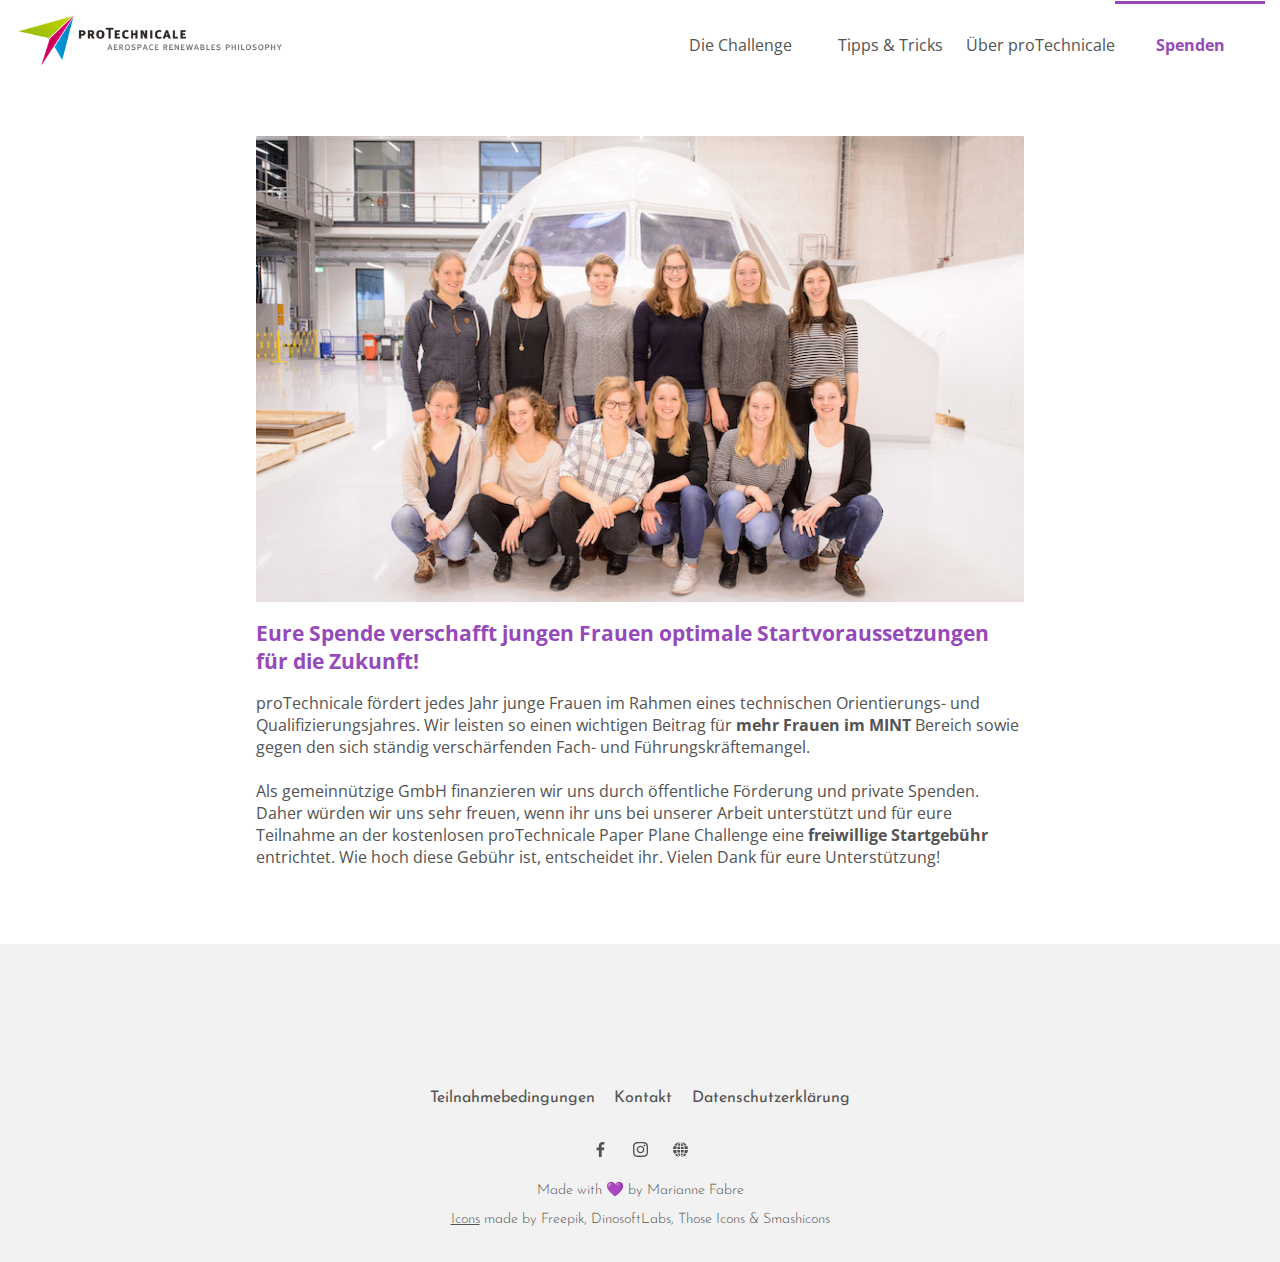
<file: spenden.html>
<!DOCTYPE html>
<html lang="en">
  <head>
    <!-- Global site tag (gtag.js) - Google Analytics -->
    <script
      async
      src="https://www.googletagmanager.com/gtag/js?id=G-FB4HCYEF3K"
    ></script>
    <script>
      window.dataLayer = window.dataLayer || [];
      function gtag() {
        dataLayer.push(arguments);
      }
      gtag("js", new Date());

      gtag("config", "G-FB4HCYEF3K");
    </script>
    <meta charset="UTF-8" />
    <meta http-equiv="X-UA-Compatible" content="IE=edge" />
    <meta name="viewport" content="width=device-width, initial-scale=1.0" />
    <meta name="description" content="Paper Plane Challenge Spenden Donation" />
    <link rel="preconnect" href="https://fonts.gstatic.com" />
    <link
      href="https://fonts.googleapis.com/css2?family=Nunito:wght@300;400&family=Josefin+Sans:wght@300;400&family=Open+Sans:wght@300;400;600;700&display=swap"
      rel="stylesheet"
    />
    <link rel="shortcut icon" type="image/png" href="./favicon.png" />
    <link rel="stylesheet" href="styles.css" />
    <title>proTechnicale Paper Plane Challenge</title>
  </head>
  <body>
    <nav>
      <a href="https://www.protechnicale.de/" target="_blank">
        <img class="logo" src="./resources/logo.png" alt="logo-proTechnicale"
      /></a>
      <div id="nav-icon">
        <span></span>
        <span></span>
        <span></span>
        <span></span>
      </div>
      <ul id="nav-items" class="nobullets">
        <li class="nav-item">
          <a href="./index.html" class="nav-link">Die Challenge</a>
        </li>
        <li class="nav-item">
          <a href="./tipps&tricks.html" class="nav-link">Tipps & Tricks</a>
        </li>
        <li class="nav-item">
          <a href="./proTechnicale.html" class="nav-link">Über proTechnicale</a>
        </li>
        <li class="nav-item"><a href="#" class="active spenden">Spenden</a></li>
      </ul>
    </nav>

    <section class="section">
      <img
        class="img-donation fadeIn"
        src="resources/proTechnicale_Jahrgang6.jpg"
        alt="proTechnicale students"
      />
      <h2 class="slideIn">
        Eure Spende verschafft jungen Frauen optimale Startvoraussetzungen für
        die Zukunft!
      </h2>

      <p class="slideIn">
        proTechnicale fördert jedes Jahr junge Frauen im Rahmen eines
        technischen Orientierungs- und Qualifizierungsjahres. Wir leisten so
        einen wichtigen Beitrag für
        <span class="bold">mehr Frauen im MINT</span> Bereich sowie gegen den
        sich ständig verschärfenden Fach- und Führungskräftemangel.
        <br /><br />Als gemeinnützige GmbH finanzieren wir uns durch öffentliche
        Förderung und private Spenden. Daher würden wir uns sehr freuen, wenn
        ihr uns bei unserer Arbeit unterstützt und für eure Teilnahme an der
        kostenlosen proTechnicale Paper Plane Challenge eine
        <span class="bold">freiwillige Startgebühr</span>
        entrichtet. Wie hoch diese Gebühr ist, entscheidet ihr. Vielen Dank für
        eure Unterstützung!
      </p>
    </section>
    <section class="section colored-background">
      <div class="donation-form">
        <div id="donationform-default">
          <script
            src="https://www.helpmundo.de/helptools/donations/16275/0/init.js?type=dom&newLocal=de"
            type="text/javascript"
          ></script>
        </div>
      </div>
    </section>

    <footer>
      <div class="links-footer">
        <p><a href="./teilnahmebedingungen.html">Teilnahmebedingungen</a></p>
        <p><a href="./kontakt.html">Kontakt</a></p>
        <p><a href="./datenschutzerklearung.html">Datenschutzerklärung</a></p>
      </div>
      <div class="social-media">
        <a
          href="https://de-de.facebook.com/proTechnicaleHamburg/"
          target="_blank"
          ><img src="./resources/facebook.svg" class="icon-xxs"
        /></a>
        <a href="https://www.instagram.com/protechnicale/" target="_blank"
          ><img src="./resources/instagram.svg" class="icon-xxs"
        /></a>
        <a href="https://www.protechnicale.de/" target="_blank"
          ><img src="./resources/www.svg" class="icon-xxs"
        /></a>
      </div>
      <p class="author">Made with &#128156; by Marianne Fabre</p>
      <p class="author">
        <a href="https://www.flaticon.com" target="_blank" class="link"
          >Icons</a
        >
        made by Freepik, DinosoftLabs, Those Icons & Smashicons
        <br />
      </p>
    </footer>
    <script src="./script.js"></script>
  </body>
</html>
</file>
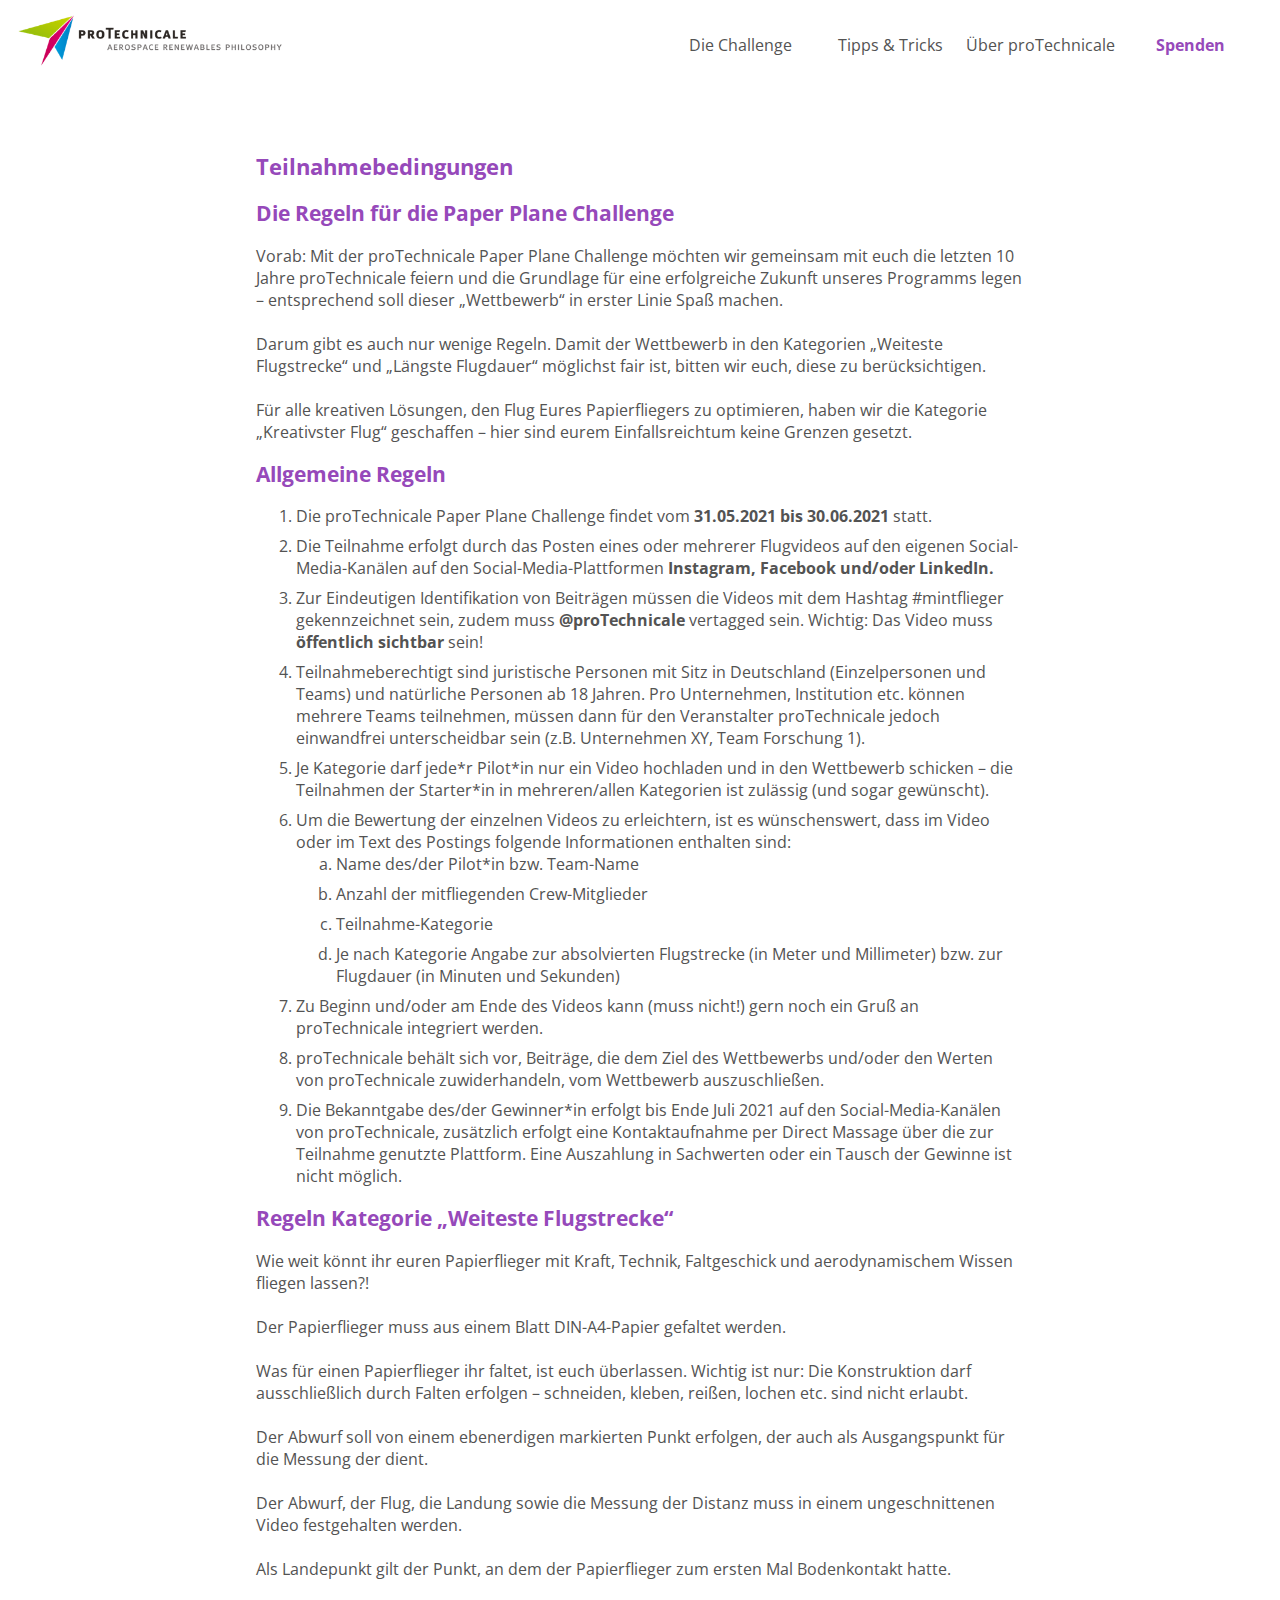
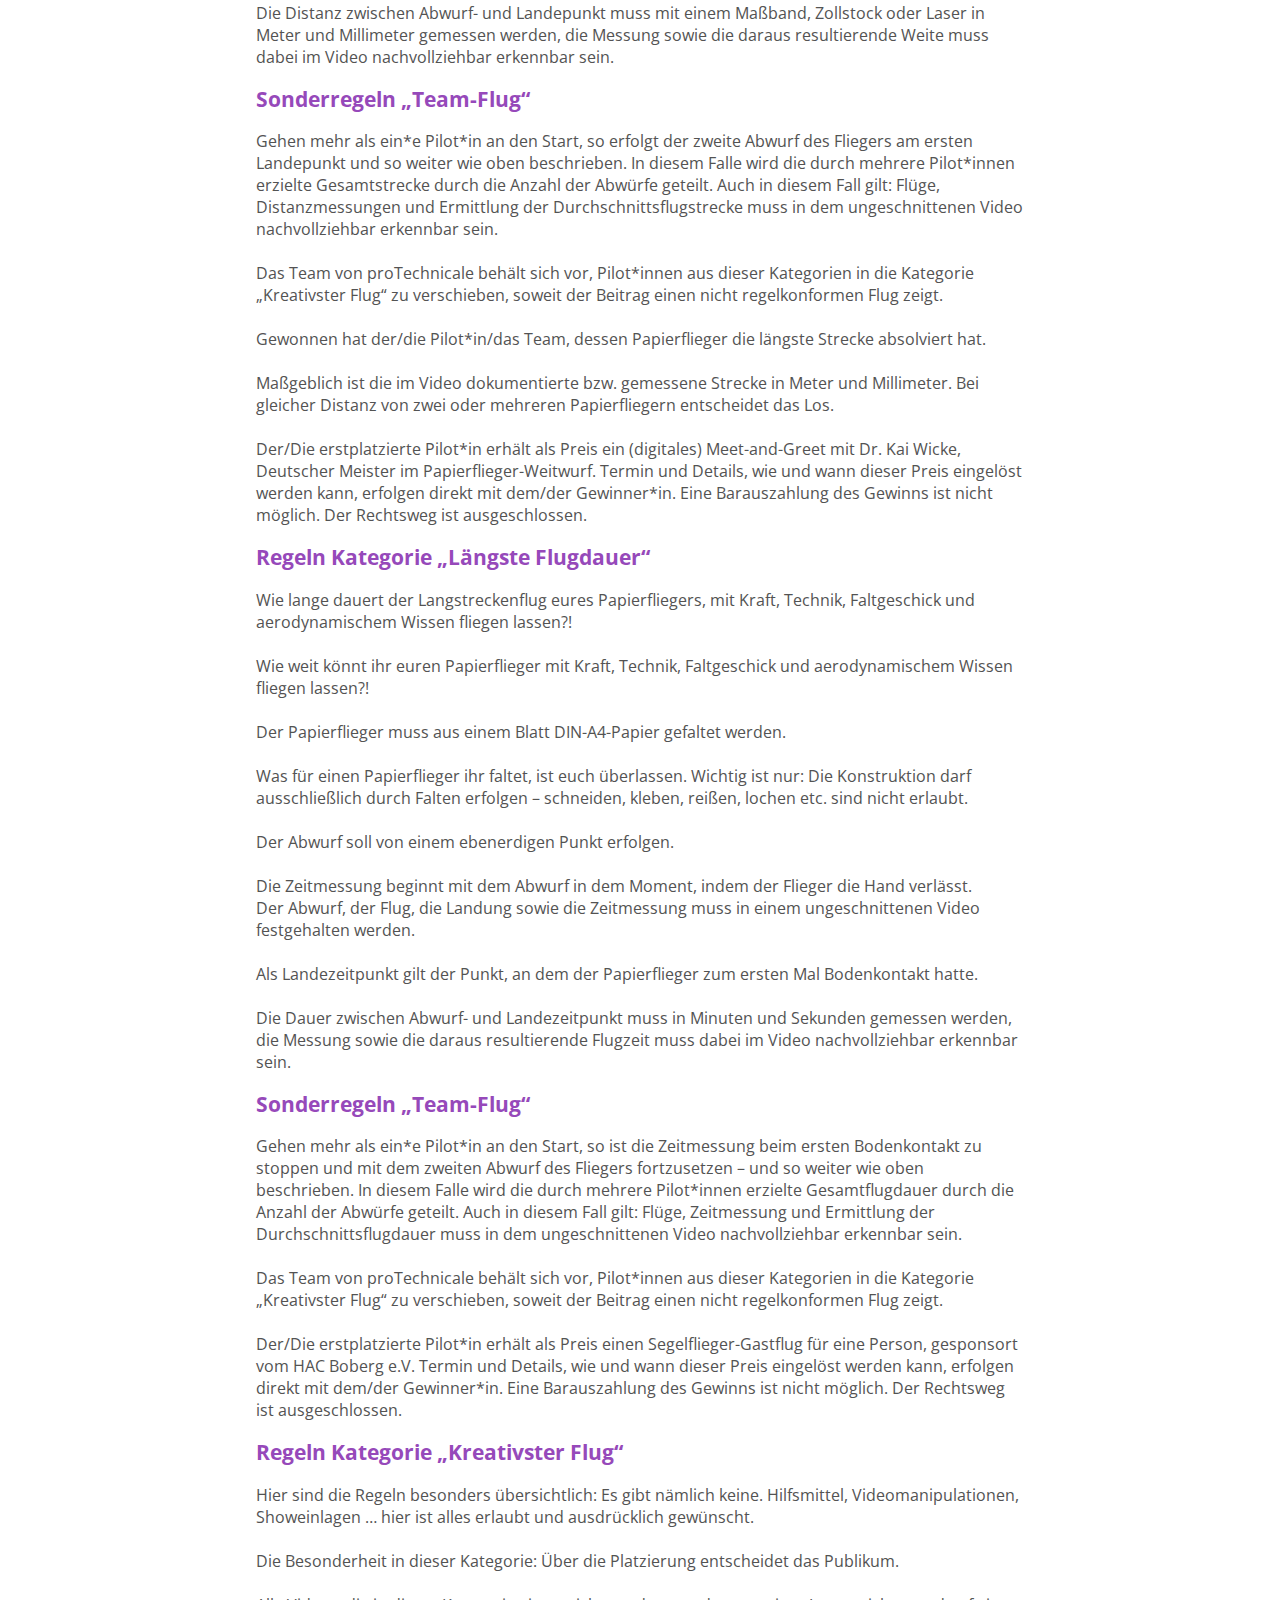
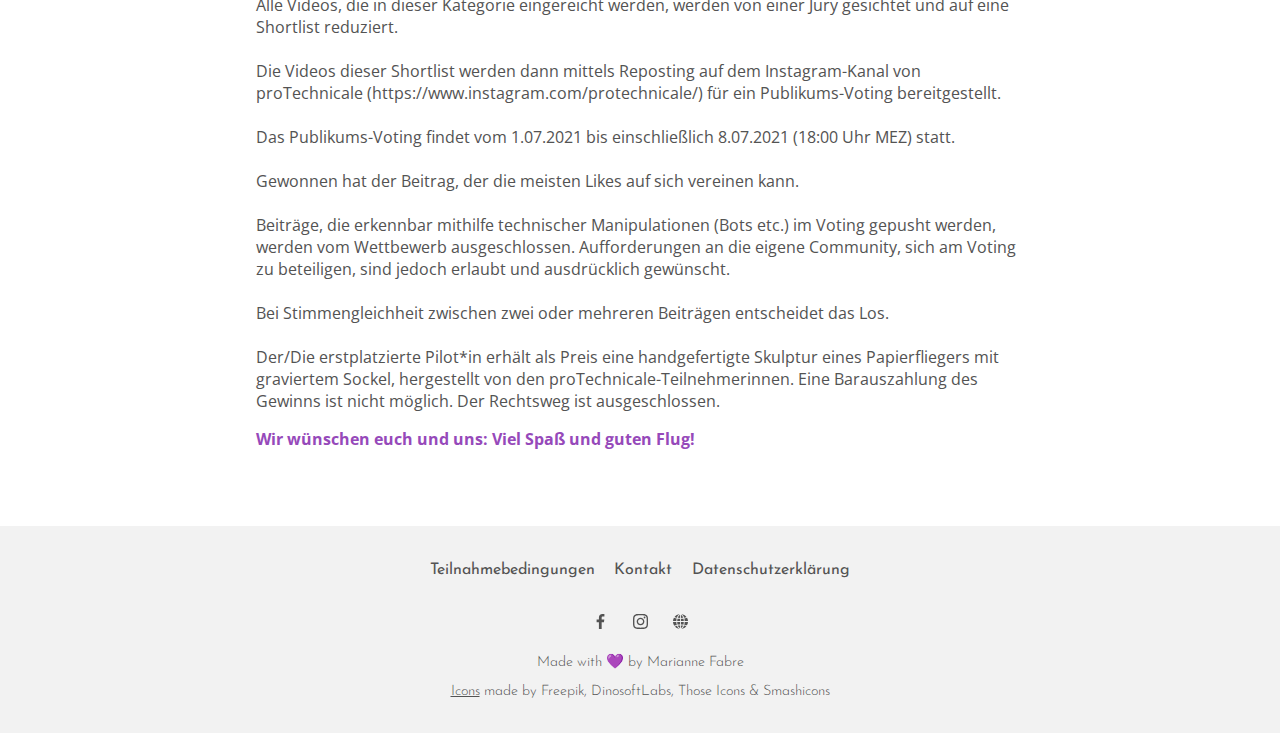
<file: teilnahmebedingungen.html>
<!DOCTYPE html>
<html lang="en">
  <head>
    <!-- Global site tag (gtag.js) - Google Analytics -->
    <script
      async
      src="https://www.googletagmanager.com/gtag/js?id=G-FB4HCYEF3K"
    ></script>
    <script>
      window.dataLayer = window.dataLayer || [];
      function gtag() {
        dataLayer.push(arguments);
      }
      gtag("js", new Date());

      gtag("config", "G-FB4HCYEF3K");
    </script>
    <meta charset="UTF-8" />
    <meta http-equiv="X-UA-Compatible" content="IE=edge" />
    <meta name="viewport" content="width=device-width, initial-scale=1.0" />
    <meta
      name="description"
      content="Paper Plane Challenge Teilnahmebedingungen"
    />
    <link rel="preconnect" href="https://fonts.gstatic.com" />
    <link
      href="https://fonts.googleapis.com/css2?family=Nunito:wght@300;400&family=Josefin+Sans:wght@300;400&family=Open+Sans:wght@300;400;600;700&display=swap"
      rel="stylesheet"
    />
    <link rel="shortcut icon" type="image/png" href="./favicon.png" />
    <link rel="stylesheet" href="styles.css" />
    <title>proTechnicale Paper Plane Challenge</title>
  </head>
  <body>
    <nav>
      <a href="https://www.protechnicale.de/" target="_blank">
        <img class="logo" src="./resources/logo.png" alt="logo-proTechnicale"
      /></a>
      <div id="nav-icon">
        <span></span>
        <span></span>
        <span></span>
        <span></span>
      </div>
      <ul id="nav-items" class="nobullets">
        <li class="nav-item">
          <a href="./index.html" class="nav-link">Die Challenge</a>
        </li>
        <li class="nav-item">
          <a href="./tipps&tricks.html" class="nav-link">Tipps & Tricks</a>
        </li>
        <li class="nav-item">
          <a href="./proTechnicale.html" class="nav-link">Über proTechnicale</a>
        </li>
        <li class="nav-item">
          <a href="./spenden.html" class="nav-link spenden">Spenden</a>
        </li>
      </ul>
    </nav>

    <section class="section">
      <h1>Teilnahmebedingungen</h1>

      <h2>Die Regeln für die Paper Plane Challenge</h2>

      Vorab: Mit der proTechnicale Paper Plane Challenge möchten wir gemeinsam
      mit euch die letzten 10 Jahre proTechnicale feiern und die Grundlage für
      eine erfolgreiche Zukunft unseres Programms legen – entsprechend soll
      dieser „Wettbewerb“ in erster Linie Spaß machen. <br /><br />Darum gibt es
      auch nur wenige Regeln. Damit der Wettbewerb in den Kategorien „Weiteste
      Flugstrecke“ und „Längste Flugdauer“ möglichst fair ist, bitten wir euch,
      diese zu berücksichtigen.<br /><br />
      Für alle kreativen Lösungen, den Flug Eures Papierfliegers zu optimieren,
      haben wir die Kategorie „Kreativster Flug“ geschaffen – hier sind eurem
      Einfallsreichtum keine Grenzen gesetzt. <br />
      <h2>Allgemeine Regeln</h2>
      <ol class="general-rules">
        <li>
          Die proTechnicale Paper Plane Challenge findet vom
          <span class="bold">31.05.2021 bis 30.06.2021 </span>statt.
        </li>
        <li>
          Die Teilnahme erfolgt durch das Posten eines oder mehrerer Flugvideos
          auf den eigenen Social-Media-Kanälen auf den Social-Media-Plattformen
          <span class="bold">Instagram, Facebook und/oder LinkedIn.</span>
        </li>
        <li>
          Zur Eindeutigen Identifikation von Beiträgen müssen die Videos mit dem
          Hashtag #mintflieger gekennzeichnet sein, zudem muss
          <span class="bold">@proTechnicale</span> vertagged sein. Wichtig: Das
          Video muss <span class="bold">öffentlich sichtbar</span> sein!
        </li>
        <li>
          Teilnahmeberechtigt sind juristische Personen mit Sitz in Deutschland
          (Einzelpersonen und Teams) und natürliche Personen ab 18 Jahren. Pro
          Unternehmen, Institution etc. können mehrere Teams teilnehmen, müssen
          dann für den Veranstalter proTechnicale jedoch einwandfrei
          unterscheidbar sein (z.B. Unternehmen XY, Team Forschung 1).
        </li>
        <li>
          Je Kategorie darf jede*r Pilot*in nur ein Video hochladen und in den
          Wettbewerb schicken – die Teilnahmen der Starter*in in mehreren/allen
          Kategorien ist zulässig (und sogar gewünscht).
        </li>
        <li>
          Um die Bewertung der einzelnen Videos zu erleichtern, ist es
          wünschenswert, dass im Video oder im Text des Postings folgende
          Informationen enthalten sind:
          <ol type="a">
            <li>Name des/der Pilot*in bzw. Team-Name</li>
            <li>Anzahl der mitfliegenden Crew-Mitglieder</li>
            <li>Teilnahme-Kategorie</li>
            <li>
              Je nach Kategorie Angabe zur absolvierten Flugstrecke (in Meter
              und Millimeter) bzw. zur Flugdauer (in Minuten und Sekunden)
            </li>
          </ol>
        </li>
        <li>
          Zu Beginn und/oder am Ende des Videos kann (muss nicht!) gern noch ein
          Gruß an proTechnicale integriert werden.
        </li>
        <li>
          proTechnicale behält sich vor, Beiträge, die dem Ziel des Wettbewerbs
          und/oder den Werten von proTechnicale zuwiderhandeln, vom Wettbewerb
          auszuschließen.
        </li>
        <li>
          Die Bekanntgabe des/der Gewinner*in erfolgt bis Ende Juli 2021 auf den
          Social-Media-Kanälen von proTechnicale, zusätzlich erfolgt eine
          Kontaktaufnahme per Direct Massage über die zur Teilnahme genutzte
          Plattform. Eine Auszahlung in Sachwerten oder ein Tausch der Gewinne
          ist nicht möglich.
        </li>
      </ol>
      <h2>Regeln Kategorie „Weiteste Flugstrecke“</h2>
      <p>
        Wie weit könnt ihr euren Papierflieger mit Kraft, Technik, Faltgeschick
        und aerodynamischem Wissen fliegen lassen?! <br /><br />Der
        Papierflieger muss aus einem Blatt DIN-A4-Papier gefaltet werden.
        <br /><br />Was für einen Papierflieger ihr faltet, ist euch überlassen.
        Wichtig ist nur: Die Konstruktion darf ausschließlich durch Falten
        erfolgen – schneiden, kleben, reißen, lochen etc. sind nicht erlaubt.<br /><br />Der
        Abwurf soll von einem ebenerdigen markierten Punkt erfolgen, der auch
        als Ausgangspunkt für die Messung der dient. <br /><br />Der Abwurf, der
        Flug, die Landung sowie die Messung der Distanz muss in einem
        ungeschnittenen Video festgehalten werden. <br /><br />Als Landepunkt
        gilt der Punkt, an dem der Papierflieger zum ersten Mal Bodenkontakt
        hatte. <br /><br />Die Distanz zwischen Abwurf- und Landepunkt muss mit
        einem Maßband, Zollstock oder Laser in Meter und Millimeter gemessen
        werden, die Messung sowie die daraus resultierende Weite muss dabei im
        Video nachvollziehbar erkennbar sein.
      </p>

      <h2>Sonderregeln „Team-Flug“</h2>
      <p>
        Gehen mehr als ein*e Pilot*in an den Start, so erfolgt der zweite Abwurf
        des Fliegers am ersten Landepunkt und so weiter wie oben beschrieben. In
        diesem Falle wird die durch mehrere Pilot*innen erzielte Gesamtstrecke
        durch die Anzahl der Abwürfe geteilt. Auch in diesem Fall gilt: Flüge,
        Distanzmessungen und Ermittlung der Durchschnittsflugstrecke muss in dem
        ungeschnittenen Video nachvollziehbar erkennbar sein. <br /><br />Das
        Team von proTechnicale behält sich vor, Pilot*innen aus dieser
        Kategorien in die Kategorie „Kreativster Flug“ zu verschieben, soweit
        der Beitrag einen nicht regelkonformen Flug zeigt. <br /><br />Gewonnen
        hat der/die Pilot*in/das Team, dessen Papierflieger die längste Strecke
        absolviert hat. <br /><br />Maßgeblich ist die im Video dokumentierte
        bzw. gemessene Strecke in Meter und Millimeter. Bei gleicher Distanz von
        zwei oder mehreren Papierfliegern entscheidet das Los.
        <br /><br />Der/Die erstplatzierte Pilot*in erhält als Preis ein
        (digitales) Meet-and-Greet mit Dr. Kai Wicke, Deutscher Meister im
        Papierflieger-Weitwurf. Termin und Details, wie und wann dieser Preis
        eingelöst werden kann, erfolgen direkt mit dem/der Gewinner*in. Eine
        Barauszahlung des Gewinns ist nicht möglich. Der Rechtsweg ist
        ausgeschlossen.
      </p>

      <h2>Regeln Kategorie „Längste Flugdauer“</h2>
      <p>
        Wie lange dauert der Langstreckenflug eures Papierfliegers, mit Kraft,
        Technik, Faltgeschick und aerodynamischem Wissen fliegen lassen?!
        <br /><br />Wie weit könnt ihr euren Papierflieger mit Kraft, Technik,
        Faltgeschick und aerodynamischem Wissen fliegen lassen?! <br /><br />Der
        Papierflieger muss aus einem Blatt DIN-A4-Papier gefaltet werden.
        <br /><br />Was für einen Papierflieger ihr faltet, ist euch überlassen.
        Wichtig ist nur: Die Konstruktion darf ausschließlich durch Falten
        erfolgen – schneiden, kleben, reißen, lochen etc. sind nicht erlaubt.
        <br /><br />Der Abwurf soll von einem ebenerdigen Punkt erfolgen.
        <br /><br />Die Zeitmessung beginnt mit dem Abwurf in dem Moment, indem
        der Flieger die Hand verlässt. <br />Der Abwurf, der Flug, die Landung
        sowie die Zeitmessung muss in einem ungeschnittenen Video festgehalten
        werden. <br /><br />Als Landezeitpunkt gilt der Punkt, an dem der
        Papierflieger zum ersten Mal Bodenkontakt hatte. <br /><br />Die Dauer
        zwischen Abwurf- und Landezeitpunkt muss in Minuten und Sekunden
        gemessen werden, die Messung sowie die daraus resultierende Flugzeit
        muss dabei im Video nachvollziehbar erkennbar sein.
      </p>

      <h2>Sonderregeln „Team-Flug“</h2>
      <p>
        Gehen mehr als ein*e Pilot*in an den Start, so ist die Zeitmessung beim
        ersten Bodenkontakt zu stoppen und mit dem zweiten Abwurf des Fliegers
        fortzusetzen – und so weiter wie oben beschrieben. In diesem Falle wird
        die durch mehrere Pilot*innen erzielte Gesamtflugdauer durch die Anzahl
        der Abwürfe geteilt. Auch in diesem Fall gilt: Flüge, Zeitmessung und
        Ermittlung der Durchschnittsflugdauer muss in dem ungeschnittenen Video
        nachvollziehbar erkennbar sein. <br /><br />Das Team von proTechnicale
        behält sich vor, Pilot*innen aus dieser Kategorien in die Kategorie
        „Kreativster Flug“ zu verschieben, soweit der Beitrag einen nicht
        regelkonformen Flug zeigt. <br /><br />Der/Die erstplatzierte Pilot*in
        erhält als Preis einen Segelflieger-Gastflug für eine Person, gesponsort
        vom HAC Boberg e.V. Termin und Details, wie und wann dieser Preis
        eingelöst werden kann, erfolgen direkt mit dem/der Gewinner*in. Eine
        Barauszahlung des Gewinns ist nicht möglich. Der Rechtsweg ist
        ausgeschlossen.
      </p>
      <h2>Regeln Kategorie „Kreativster Flug“</h2>
      <p>
        Hier sind die Regeln besonders übersichtlich: Es gibt nämlich keine.
        Hilfsmittel, Videomanipulationen, Showeinlagen … hier ist alles erlaubt
        und ausdrücklich gewünscht. <br /><br />Die Besonderheit in dieser
        Kategorie: Über die Platzierung entscheidet das Publikum.
        <br /><br />Alle Videos, die in dieser Kategorie eingereicht werden,
        werden von einer Jury gesichtet und auf eine Shortlist reduziert.
        <br /><br />Die Videos dieser Shortlist werden dann mittels Reposting
        auf dem Instagram-Kanal von proTechnicale
        (https://www.instagram.com/protechnicale/) für ein Publikums-Voting
        bereitgestellt. <br /><br />Das Publikums-Voting findet vom 1.07.2021
        bis einschließlich 8.07.2021 (18:00 Uhr MEZ) statt. <br /><br />Gewonnen
        hat der Beitrag, der die meisten Likes auf sich vereinen kann.
        <br /><br />Beiträge, die erkennbar mithilfe technischer Manipulationen
        (Bots etc.) im Voting gepusht werden, werden vom Wettbewerb
        ausgeschlossen. Aufforderungen an die eigene Community, sich am Voting
        zu beteiligen, sind jedoch erlaubt und ausdrücklich gewünscht.
        <br /><br />Bei Stimmengleichheit zwischen zwei oder mehreren Beiträgen
        entscheidet das Los. <br /><br />Der/Die erstplatzierte Pilot*in erhält
        als Preis eine handgefertigte Skulptur eines Papierfliegers mit
        graviertem Sockel, hergestellt von den proTechnicale-Teilnehmerinnen.
        Eine Barauszahlung des Gewinns ist nicht möglich. Der Rechtsweg ist
        ausgeschlossen.
      </p>

      <p class="bold accent">
        Wir wünschen euch und uns: Viel Spaß und guten Flug!
      </p>
    </section>

    <footer>
      <div class="links-footer">
        <p><a href="./teilnahmebedingungen.html">Teilnahmebedingungen</a></p>
        <p><a href="./kontakt.html">Kontakt</a></p>
        <p><a href="./datenschutzerklearung.html">Datenschutzerklärung</a></p>
      </div>
      <div class="social-media">
        <a
          href="https://de-de.facebook.com/proTechnicaleHamburg/"
          target="_blank"
          ><img src="./resources/facebook.svg" class="icon-xxs"
        /></a>
        <a href="https://www.instagram.com/protechnicale/" target="_blank"
          ><img src="./resources/instagram.svg" class="icon-xxs"
        /></a>
        <a href="https://www.protechnicale.de/" target="_blank"
          ><img src="./resources/www.svg" class="icon-xxs"
        /></a>
      </div>
      <p class="author">Made with &#128156; by Marianne Fabre</p>
      <p class="author">
        <a href="https://www.flaticon.com" target="_blank" class="link"
          >Icons</a
        >
        made by Freepik, DinosoftLabs, Those Icons & Smashicons
        <br />
      </p>
    </footer>
    <script src="./script.js"></script>
  </body>
</html>
</file>
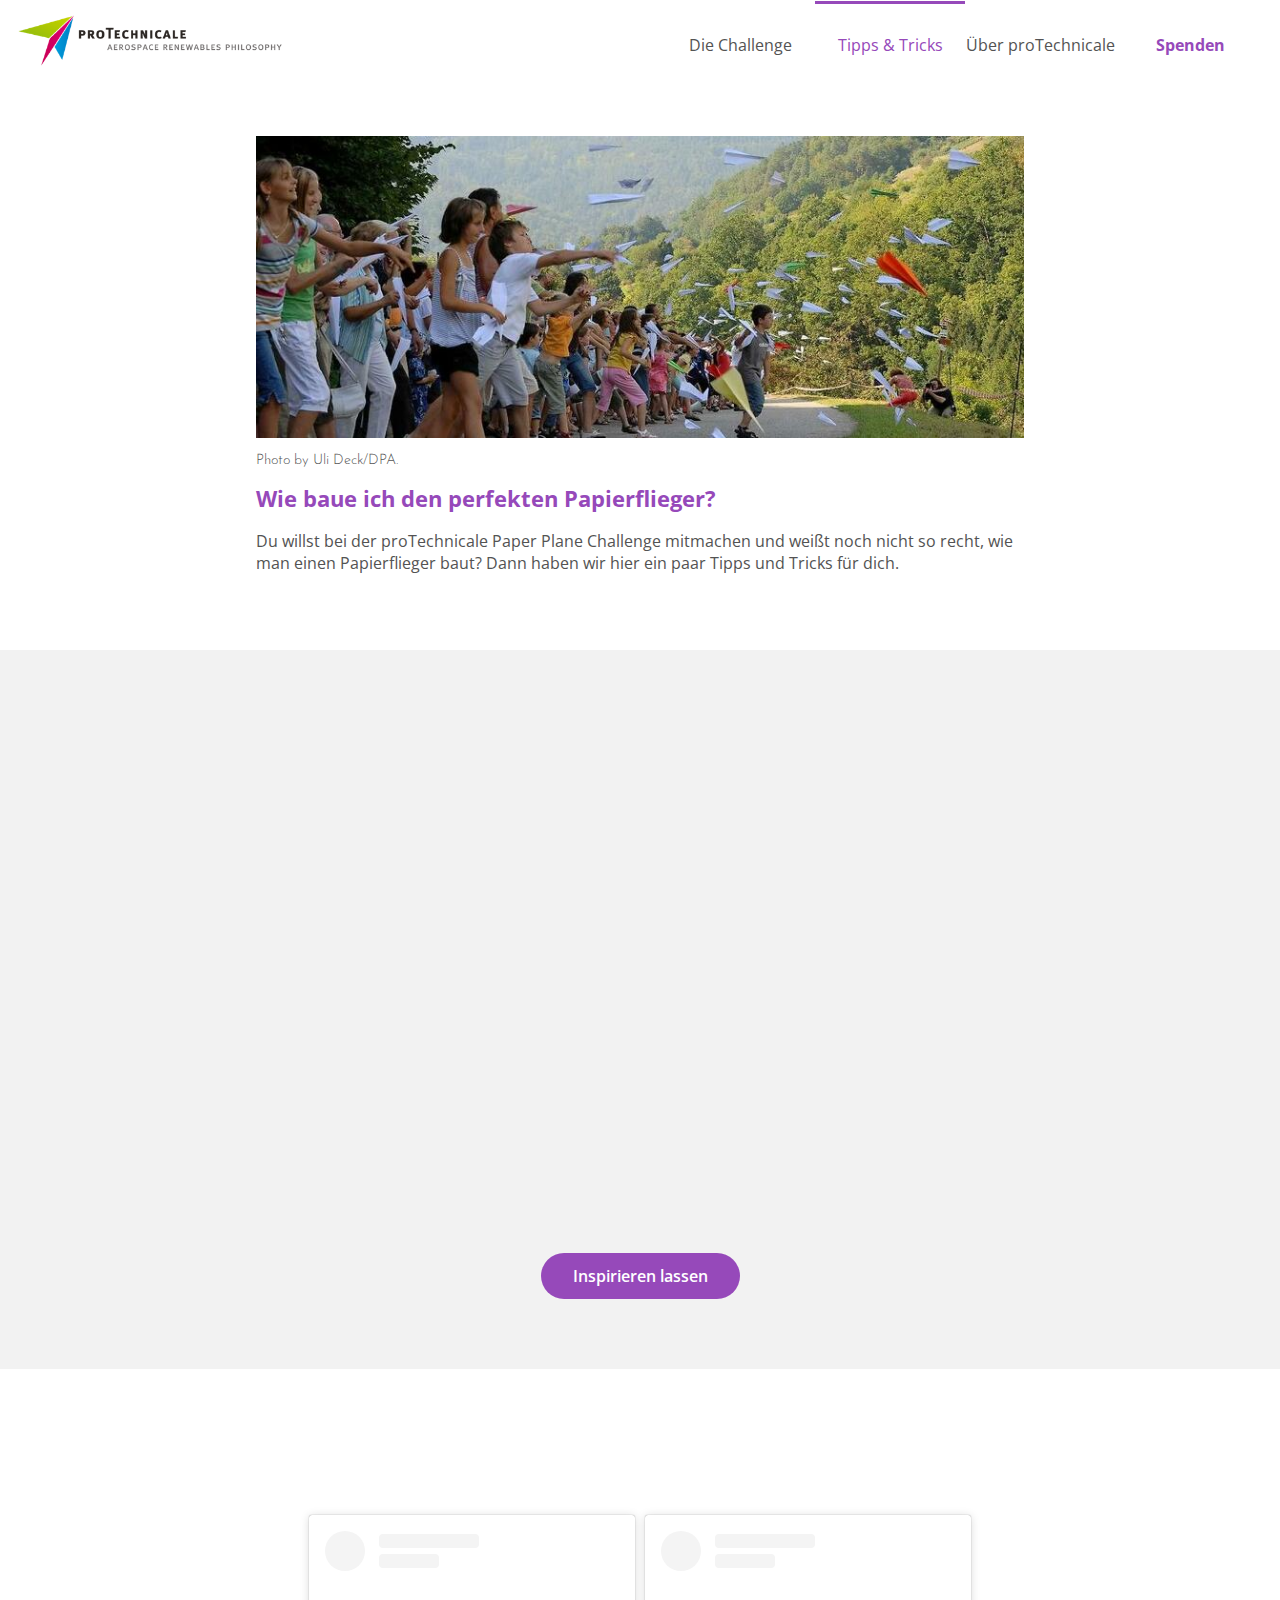
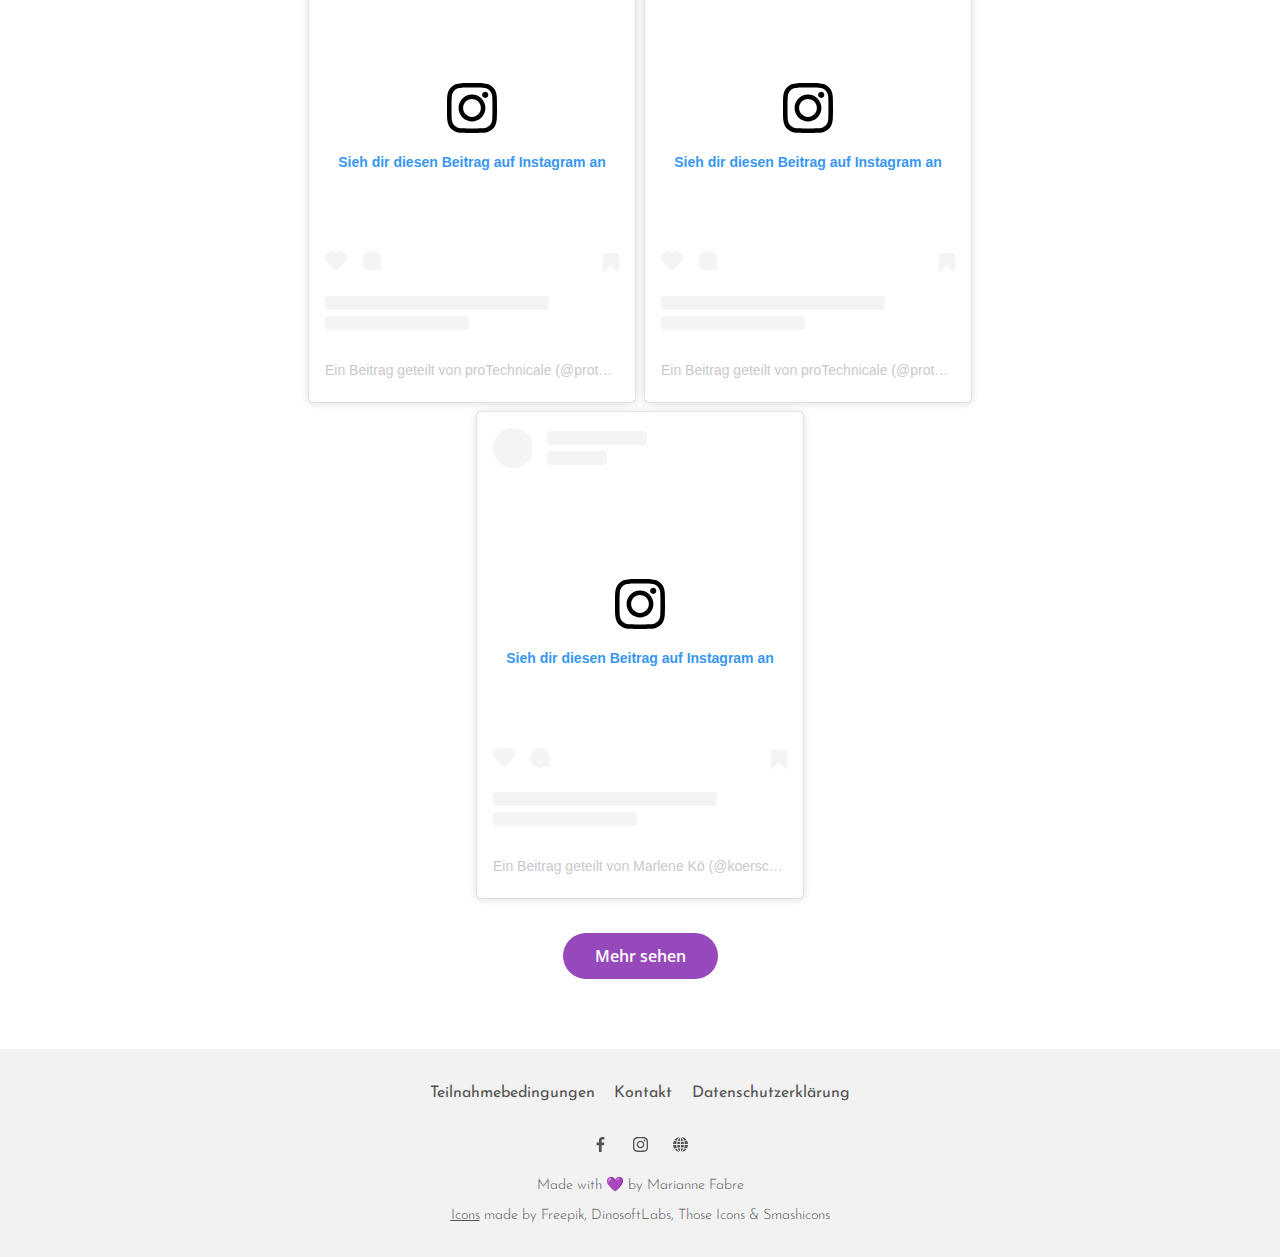
<file: tipps&tricks.html>
<!DOCTYPE html>
<html lang="en">
  <head>
    <!-- Global site tag (gtag.js) - Google Analytics -->
    <script
      async
      src="https://www.googletagmanager.com/gtag/js?id=G-FB4HCYEF3K"
    ></script>
    <script>
      window.dataLayer = window.dataLayer || [];
      function gtag() {
        dataLayer.push(arguments);
      }
      gtag("js", new Date());

      gtag("config", "G-FB4HCYEF3K");
    </script>
    <meta charset="UTF-8" />
    <meta http-equiv="X-UA-Compatible" content="IE=edge" />
    <meta name="viewport" content="width=device-width, initial-scale=1.0" />
    <meta name="description" content="Paper Plane Challenge Tipps und Tricks" />
    <link rel="preconnect" href="https://fonts.gstatic.com" />
    <link
      href="https://fonts.googleapis.com/css2?family=Nunito:wght@300;400&family=Josefin+Sans:wght@300;400&family=Open+Sans:wght@300;400;600;700&family=PT+Serif:ital@1&display=swap"
      rel="stylesheet"
    />
    <link rel="shortcut icon" type="image/png" href="./favicon.png" />
    <link rel="stylesheet" href="styles.css" />
    <title>proTechnicale Paper Plane Challenge</title>
  </head>
  <body>
    <nav>
      <a href="https://www.protechnicale.de/" target="_blank">
        <img class="logo" src="./resources/logo.png" alt="logo-proTechnicale"
      /></a>
      <div id="nav-icon">
        <span></span>
        <span></span>
        <span></span>
        <span></span>
      </div>
      <ul id="nav-items" class="nobullets">
        <li class="nav-item">
          <a href="./index.html" class="nav-link">Die Challenge</a>
        </li>
        <li class="nav-item">
          <a href="#" class="active">Tipps & Tricks</a>
        </li>
        <li class="nav-item">
          <a href="./proTechnicale.html" class="nav-link">Über proTechnicale</a>
        </li>
        <li class="nav-item">
          <a href="./spenden.html" class="nav-link spenden">Spenden</a>
        </li>
      </ul>
    </nav>

    <section class="section">
      <div class="fadeIn">
        <img
          src="./resources/tipps.jpg"
          alt="people throwing paperplanes"
          class="img-donation"
        />
        <p class="author">
          Photo by
          <a href="">Uli Deck/DPA.</a>
        </p>
      </div>

      <h1 class="slideIn">Wie baue ich den perfekten Papierflieger?</h1>
      <p class="slideIn">
        Du willst bei der proTechnicale Paper Plane Challenge mitmachen und
        weißt noch nicht so recht, wie man einen Papierflieger baut? Dann haben
        wir hier ein paar Tipps und Tricks für dich.
      </p>
    </section>
    <section class="section colored-background">
      <iframe
        src="https://www.youtube.com/embed/XET12hK83fM"
        title="Kai Wicke, Deutscher Meister im Papierflieger-Weitwurf"
        frameborder="0"
        allow="accelerometer; autoplay; clipboard-write; encrypted-media; gyroscope; picture-in-picture"
        allowfullscreen
        class="iframe fadeIn"
      ></iframe>
      <h2 class="slideIn">
        Laut Papierflieger-Champion, Kai Wicke, gibt es den perfekten Flieger
        sowieso nicht.
      </h2>
      <p class="slideIn">
        Kai wurde 2006 Deutscher Meister im Papierflieger-Weitwurf mit einer
        Rekordweite von 37,36 Metern.
      </p>
      <p class="quote slideIn">
        "Es kommt darauf an, für welche Disziplin man faltet", erklärt Kai,
        "wenn man wie ich die größte Distanz erreichen will, dann muss man ein
        richtungsstabiles Flugzeug bauen. Dagegen brauchen die Teilnehmer, die
        auf die längste Flugzeit gehen, Flieger mit großen Tragflächen, weil
        möglichst viel Auftrieb benötigt wird. Und beim Kunstflug - da kann man
        dann noch hinten einreißen oder Ruder bauen, damit die Flugzeuge
        bestimmte Figuren fliegen."
      </p>

      <a href="resources/Faltanleitung_Papierflieger.pdf" target="_blank">
        <button class="btn-purple">Inspirieren lassen</button></a
      >
    </section>

    <section class="section">
      <h2 class="slideIn">
        Für mehr inspiration und Beiträge schaut bei Instagram, Facebook oder
        LinkedIn unter dem Hashtag #mintflieger vorbei!
      </h2>
      <div class="flexbox instagram-content">
        <blockquote
          class="instagram-media"
          data-instgrm-permalink="https://www.instagram.com/p/CPSlGXggmAY/?utm_source=ig_embed&amp;utm_campaign=loading"
          data-instgrm-version="13"
        >
          <div style="padding: 16px">
            <a
              href="https://www.instagram.com/p/CPSlGXggmAY/?utm_source=ig_embed&amp;utm_campaign=loading"
              style="
                background: #ffffff;
                line-height: 0;
                padding: 0 0;
                text-align: center;
                text-decoration: none;
                width: 100%;
              "
              target="_blank"
            >
              <div
                style="display: flex; flex-direction: row; align-items: center"
              >
                <div
                  style="
                    background-color: #f4f4f4;
                    border-radius: 50%;
                    flex-grow: 0;
                    height: 40px;
                    margin-right: 14px;
                    width: 40px;
                  "
                ></div>
                <div
                  style="
                    display: flex;
                    flex-direction: column;
                    flex-grow: 1;
                    justify-content: center;
                  "
                >
                  <div
                    style="
                      background-color: #f4f4f4;
                      border-radius: 4px;
                      flex-grow: 0;
                      height: 14px;
                      margin-bottom: 6px;
                      width: 100px;
                    "
                  ></div>
                  <div
                    style="
                      background-color: #f4f4f4;
                      border-radius: 4px;
                      flex-grow: 0;
                      height: 14px;
                      width: 60px;
                    "
                  ></div>
                </div>
              </div>
              <div style="padding: 19% 0"></div>
              <div
                style="
                  display: block;
                  height: 50px;
                  margin: 0 auto 12px;
                  width: 50px;
                "
              >
                <svg
                  width="50px"
                  height="50px"
                  viewBox="0 0 60 60"
                  version="1.1"
                  xmlns="https://www.w3.org/2000/svg"
                  xmlns:xlink="https://www.w3.org/1999/xlink"
                >
                  <g
                    stroke="none"
                    stroke-width="1"
                    fill="none"
                    fill-rule="evenodd"
                  >
                    <g
                      transform="translate(-511.000000, -20.000000)"
                      fill="#000000"
                    >
                      <g>
                        <path
                          d="M556.869,30.41 C554.814,30.41 553.148,32.076 553.148,34.131 C553.148,36.186 554.814,37.852 556.869,37.852 C558.924,37.852 560.59,36.186 560.59,34.131 C560.59,32.076 558.924,30.41 556.869,30.41 M541,60.657 C535.114,60.657 530.342,55.887 530.342,50 C530.342,44.114 535.114,39.342 541,39.342 C546.887,39.342 551.658,44.114 551.658,50 C551.658,55.887 546.887,60.657 541,60.657 M541,33.886 C532.1,33.886 524.886,41.1 524.886,50 C524.886,58.899 532.1,66.113 541,66.113 C549.9,66.113 557.115,58.899 557.115,50 C557.115,41.1 549.9,33.886 541,33.886 M565.378,62.101 C565.244,65.022 564.756,66.606 564.346,67.663 C563.803,69.06 563.154,70.057 562.106,71.106 C561.058,72.155 560.06,72.803 558.662,73.347 C557.607,73.757 556.021,74.244 553.102,74.378 C549.944,74.521 548.997,74.552 541,74.552 C533.003,74.552 532.056,74.521 528.898,74.378 C525.979,74.244 524.393,73.757 523.338,73.347 C521.94,72.803 520.942,72.155 519.894,71.106 C518.846,70.057 518.197,69.06 517.654,67.663 C517.244,66.606 516.755,65.022 516.623,62.101 C516.479,58.943 516.448,57.996 516.448,50 C516.448,42.003 516.479,41.056 516.623,37.899 C516.755,34.978 517.244,33.391 517.654,32.338 C518.197,30.938 518.846,29.942 519.894,28.894 C520.942,27.846 521.94,27.196 523.338,26.654 C524.393,26.244 525.979,25.756 528.898,25.623 C532.057,25.479 533.004,25.448 541,25.448 C548.997,25.448 549.943,25.479 553.102,25.623 C556.021,25.756 557.607,26.244 558.662,26.654 C560.06,27.196 561.058,27.846 562.106,28.894 C563.154,29.942 563.803,30.938 564.346,32.338 C564.756,33.391 565.244,34.978 565.378,37.899 C565.522,41.056 565.552,42.003 565.552,50 C565.552,57.996 565.522,58.943 565.378,62.101 M570.82,37.631 C570.674,34.438 570.167,32.258 569.425,30.349 C568.659,28.377 567.633,26.702 565.965,25.035 C564.297,23.368 562.623,22.342 560.652,21.575 C558.743,20.834 556.562,20.326 553.369,20.18 C550.169,20.033 549.148,20 541,20 C532.853,20 531.831,20.033 528.631,20.18 C525.438,20.326 523.257,20.834 521.349,21.575 C519.376,22.342 517.703,23.368 516.035,25.035 C514.368,26.702 513.342,28.377 512.574,30.349 C511.834,32.258 511.326,34.438 511.181,37.631 C511.035,40.831 511,41.851 511,50 C511,58.147 511.035,59.17 511.181,62.369 C511.326,65.562 511.834,67.743 512.574,69.651 C513.342,71.625 514.368,73.296 516.035,74.965 C517.703,76.634 519.376,77.658 521.349,78.425 C523.257,79.167 525.438,79.673 528.631,79.82 C531.831,79.965 532.853,80.001 541,80.001 C549.148,80.001 550.169,79.965 553.369,79.82 C556.562,79.673 558.743,79.167 560.652,78.425 C562.623,77.658 564.297,76.634 565.965,74.965 C567.633,73.296 568.659,71.625 569.425,69.651 C570.167,67.743 570.674,65.562 570.82,62.369 C570.966,59.17 571,58.147 571,50 C571,41.851 570.966,40.831 570.82,37.631"
                        ></path>
                      </g>
                    </g>
                  </g>
                </svg>
              </div>
              <div style="padding-top: 8px">
                <div
                  style="
                    color: #3897f0;
                    font-family: Arial, sans-serif;
                    font-size: 14px;
                    font-style: normal;
                    font-weight: 550;
                    line-height: 18px;
                  "
                >
                  Sieh dir diesen Beitrag auf Instagram an
                </div>
              </div>
              <div style="padding: 12.5% 0"></div>
              <div
                style="
                  display: flex;
                  flex-direction: row;
                  margin-bottom: 14px;
                  align-items: center;
                "
              >
                <div>
                  <div
                    style="
                      background-color: #f4f4f4;
                      border-radius: 50%;
                      height: 12.5px;
                      width: 12.5px;
                      transform: translateX(0px) translateY(7px);
                    "
                  ></div>
                  <div
                    style="
                      background-color: #f4f4f4;
                      height: 12.5px;
                      transform: rotate(-45deg) translateX(3px) translateY(1px);
                      width: 12.5px;
                      flex-grow: 0;
                      margin-right: 14px;
                      margin-left: 2px;
                    "
                  ></div>
                  <div
                    style="
                      background-color: #f4f4f4;
                      border-radius: 50%;
                      height: 12.5px;
                      width: 12.5px;
                      transform: translateX(9px) translateY(-18px);
                    "
                  ></div>
                </div>
                <div style="margin-left: 8px">
                  <div
                    style="
                      background-color: #f4f4f4;
                      border-radius: 50%;
                      flex-grow: 0;
                      height: 20px;
                      width: 20px;
                    "
                  ></div>
                  <div
                    style="
                      width: 0;
                      height: 0;
                      border-top: 2px solid transparent;
                      border-left: 6px solid #f4f4f4;
                      border-bottom: 2px solid transparent;
                      transform: translateX(16px) translateY(-4px) rotate(30deg);
                    "
                  ></div>
                </div>
                <div style="margin-left: auto">
                  <div
                    style="
                      width: 0px;
                      border-top: 8px solid #f4f4f4;
                      border-right: 8px solid transparent;
                      transform: translateY(16px);
                    "
                  ></div>
                  <div
                    style="
                      background-color: #f4f4f4;
                      flex-grow: 0;
                      height: 12px;
                      width: 16px;
                      transform: translateY(-4px);
                    "
                  ></div>
                  <div
                    style="
                      width: 0;
                      height: 0;
                      border-top: 8px solid #f4f4f4;
                      border-left: 8px solid transparent;
                      transform: translateY(-4px) translateX(8px);
                    "
                  ></div>
                </div>
              </div>
              <div
                style="
                  display: flex;
                  flex-direction: column;
                  flex-grow: 1;
                  justify-content: center;
                  margin-bottom: 24px;
                "
              >
                <div
                  style="
                    background-color: #f4f4f4;
                    border-radius: 4px;
                    flex-grow: 0;
                    height: 14px;
                    margin-bottom: 6px;
                    width: 224px;
                  "
                ></div>
                <div
                  style="
                    background-color: #f4f4f4;
                    border-radius: 4px;
                    flex-grow: 0;
                    height: 14px;
                    width: 144px;
                  "
                ></div></div
            ></a>
            <p
              style="
                color: #c9c8cd;
                font-family: Arial, sans-serif;
                font-size: 14px;
                line-height: 17px;
                margin-bottom: 0;
                margin-top: 8px;
                overflow: hidden;
                padding: 8px 0 7px;
                text-align: center;
                text-overflow: ellipsis;
                white-space: nowrap;
              "
            >
              <a
                href="https://www.instagram.com/p/CPSlGXggmAY/?utm_source=ig_embed&amp;utm_campaign=loading"
                style="
                  color: #c9c8cd;
                  font-family: Arial, sans-serif;
                  font-size: 14px;
                  font-style: normal;
                  font-weight: normal;
                  line-height: 17px;
                  text-decoration: none;
                "
                target="_blank"
                >Ein Beitrag geteilt von proTechnicale (@protechnicale)</a
              >
            </p>
          </div>
        </blockquote>

        <blockquote
          class="instagram-media"
          data-instgrm-permalink="https://www.instagram.com/p/CPSliQ2AsTx/?utm_source=ig_embed&amp;utm_campaign=loading"
          data-instgrm-version="13"
        >
          <div style="padding: 16px">
            <a
              href="https://www.instagram.com/p/CPSliQ2AsTx/?utm_source=ig_embed&amp;utm_campaign=loading"
              style="
                background: #ffffff;
                line-height: 0;
                padding: 0 0;
                text-align: center;
                text-decoration: none;
                width: 100%;
              "
              target="_blank"
            >
              <div
                style="display: flex; flex-direction: row; align-items: center"
              >
                <div
                  style="
                    background-color: #f4f4f4;
                    border-radius: 50%;
                    flex-grow: 0;
                    height: 40px;
                    margin-right: 14px;
                    width: 40px;
                  "
                ></div>
                <div
                  style="
                    display: flex;
                    flex-direction: column;
                    flex-grow: 1;
                    justify-content: center;
                  "
                >
                  <div
                    style="
                      background-color: #f4f4f4;
                      border-radius: 4px;
                      flex-grow: 0;
                      height: 14px;
                      margin-bottom: 6px;
                      width: 100px;
                    "
                  ></div>
                  <div
                    style="
                      background-color: #f4f4f4;
                      border-radius: 4px;
                      flex-grow: 0;
                      height: 14px;
                      width: 60px;
                    "
                  ></div>
                </div>
              </div>
              <div style="padding: 19% 0"></div>
              <div
                style="
                  display: block;
                  height: 50px;
                  margin: 0 auto 12px;
                  width: 50px;
                "
              >
                <svg
                  width="50px"
                  height="50px"
                  viewBox="0 0 60 60"
                  version="1.1"
                  xmlns="https://www.w3.org/2000/svg"
                  xmlns:xlink="https://www.w3.org/1999/xlink"
                >
                  <g
                    stroke="none"
                    stroke-width="1"
                    fill="none"
                    fill-rule="evenodd"
                  >
                    <g
                      transform="translate(-511.000000, -20.000000)"
                      fill="#000000"
                    >
                      <g>
                        <path
                          d="M556.869,30.41 C554.814,30.41 553.148,32.076 553.148,34.131 C553.148,36.186 554.814,37.852 556.869,37.852 C558.924,37.852 560.59,36.186 560.59,34.131 C560.59,32.076 558.924,30.41 556.869,30.41 M541,60.657 C535.114,60.657 530.342,55.887 530.342,50 C530.342,44.114 535.114,39.342 541,39.342 C546.887,39.342 551.658,44.114 551.658,50 C551.658,55.887 546.887,60.657 541,60.657 M541,33.886 C532.1,33.886 524.886,41.1 524.886,50 C524.886,58.899 532.1,66.113 541,66.113 C549.9,66.113 557.115,58.899 557.115,50 C557.115,41.1 549.9,33.886 541,33.886 M565.378,62.101 C565.244,65.022 564.756,66.606 564.346,67.663 C563.803,69.06 563.154,70.057 562.106,71.106 C561.058,72.155 560.06,72.803 558.662,73.347 C557.607,73.757 556.021,74.244 553.102,74.378 C549.944,74.521 548.997,74.552 541,74.552 C533.003,74.552 532.056,74.521 528.898,74.378 C525.979,74.244 524.393,73.757 523.338,73.347 C521.94,72.803 520.942,72.155 519.894,71.106 C518.846,70.057 518.197,69.06 517.654,67.663 C517.244,66.606 516.755,65.022 516.623,62.101 C516.479,58.943 516.448,57.996 516.448,50 C516.448,42.003 516.479,41.056 516.623,37.899 C516.755,34.978 517.244,33.391 517.654,32.338 C518.197,30.938 518.846,29.942 519.894,28.894 C520.942,27.846 521.94,27.196 523.338,26.654 C524.393,26.244 525.979,25.756 528.898,25.623 C532.057,25.479 533.004,25.448 541,25.448 C548.997,25.448 549.943,25.479 553.102,25.623 C556.021,25.756 557.607,26.244 558.662,26.654 C560.06,27.196 561.058,27.846 562.106,28.894 C563.154,29.942 563.803,30.938 564.346,32.338 C564.756,33.391 565.244,34.978 565.378,37.899 C565.522,41.056 565.552,42.003 565.552,50 C565.552,57.996 565.522,58.943 565.378,62.101 M570.82,37.631 C570.674,34.438 570.167,32.258 569.425,30.349 C568.659,28.377 567.633,26.702 565.965,25.035 C564.297,23.368 562.623,22.342 560.652,21.575 C558.743,20.834 556.562,20.326 553.369,20.18 C550.169,20.033 549.148,20 541,20 C532.853,20 531.831,20.033 528.631,20.18 C525.438,20.326 523.257,20.834 521.349,21.575 C519.376,22.342 517.703,23.368 516.035,25.035 C514.368,26.702 513.342,28.377 512.574,30.349 C511.834,32.258 511.326,34.438 511.181,37.631 C511.035,40.831 511,41.851 511,50 C511,58.147 511.035,59.17 511.181,62.369 C511.326,65.562 511.834,67.743 512.574,69.651 C513.342,71.625 514.368,73.296 516.035,74.965 C517.703,76.634 519.376,77.658 521.349,78.425 C523.257,79.167 525.438,79.673 528.631,79.82 C531.831,79.965 532.853,80.001 541,80.001 C549.148,80.001 550.169,79.965 553.369,79.82 C556.562,79.673 558.743,79.167 560.652,78.425 C562.623,77.658 564.297,76.634 565.965,74.965 C567.633,73.296 568.659,71.625 569.425,69.651 C570.167,67.743 570.674,65.562 570.82,62.369 C570.966,59.17 571,58.147 571,50 C571,41.851 570.966,40.831 570.82,37.631"
                        ></path>
                      </g>
                    </g>
                  </g>
                </svg>
              </div>
              <div style="padding-top: 8px">
                <div
                  style="
                    color: #3897f0;
                    font-family: Arial, sans-serif;
                    font-size: 14px;
                    font-style: normal;
                    font-weight: 550;
                    line-height: 18px;
                  "
                >
                  Sieh dir diesen Beitrag auf Instagram an
                </div>
              </div>
              <div style="padding: 12.5% 0"></div>
              <div
                style="
                  display: flex;
                  flex-direction: row;
                  margin-bottom: 14px;
                  align-items: center;
                "
              >
                <div>
                  <div
                    style="
                      background-color: #f4f4f4;
                      border-radius: 50%;
                      height: 12.5px;
                      width: 12.5px;
                      transform: translateX(0px) translateY(7px);
                    "
                  ></div>
                  <div
                    style="
                      background-color: #f4f4f4;
                      height: 12.5px;
                      transform: rotate(-45deg) translateX(3px) translateY(1px);
                      width: 12.5px;
                      flex-grow: 0;
                      margin-right: 14px;
                      margin-left: 2px;
                    "
                  ></div>
                  <div
                    style="
                      background-color: #f4f4f4;
                      border-radius: 50%;
                      height: 12.5px;
                      width: 12.5px;
                      transform: translateX(9px) translateY(-18px);
                    "
                  ></div>
                </div>
                <div style="margin-left: 8px">
                  <div
                    style="
                      background-color: #f4f4f4;
                      border-radius: 50%;
                      flex-grow: 0;
                      height: 20px;
                      width: 20px;
                    "
                  ></div>
                  <div
                    style="
                      width: 0;
                      height: 0;
                      border-top: 2px solid transparent;
                      border-left: 6px solid #f4f4f4;
                      border-bottom: 2px solid transparent;
                      transform: translateX(16px) translateY(-4px) rotate(30deg);
                    "
                  ></div>
                </div>
                <div style="margin-left: auto">
                  <div
                    style="
                      width: 0px;
                      border-top: 8px solid #f4f4f4;
                      border-right: 8px solid transparent;
                      transform: translateY(16px);
                    "
                  ></div>
                  <div
                    style="
                      background-color: #f4f4f4;
                      flex-grow: 0;
                      height: 12px;
                      width: 16px;
                      transform: translateY(-4px);
                    "
                  ></div>
                  <div
                    style="
                      width: 0;
                      height: 0;
                      border-top: 8px solid #f4f4f4;
                      border-left: 8px solid transparent;
                      transform: translateY(-4px) translateX(8px);
                    "
                  ></div>
                </div>
              </div>
              <div
                style="
                  display: flex;
                  flex-direction: column;
                  flex-grow: 1;
                  justify-content: center;
                  margin-bottom: 24px;
                "
              >
                <div
                  style="
                    background-color: #f4f4f4;
                    border-radius: 4px;
                    flex-grow: 0;
                    height: 14px;
                    margin-bottom: 6px;
                    width: 224px;
                  "
                ></div>
                <div
                  style="
                    background-color: #f4f4f4;
                    border-radius: 4px;
                    flex-grow: 0;
                    height: 14px;
                    width: 144px;
                  "
                ></div></div
            ></a>
            <p
              style="
                color: #c9c8cd;
                font-family: Arial, sans-serif;
                font-size: 14px;
                line-height: 17px;
                margin-bottom: 0;
                margin-top: 8px;
                overflow: hidden;
                padding: 8px 0 7px;
                text-align: center;
                text-overflow: ellipsis;
                white-space: nowrap;
              "
            >
              <a
                href="https://www.instagram.com/p/CPSliQ2AsTx/?utm_source=ig_embed&amp;utm_campaign=loading"
                style="
                  color: #c9c8cd;
                  font-family: Arial, sans-serif;
                  font-size: 14px;
                  font-style: normal;
                  font-weight: normal;
                  line-height: 17px;
                  text-decoration: none;
                "
                target="_blank"
                >Ein Beitrag geteilt von proTechnicale (@protechnicale)</a
              >
            </p>
          </div>
        </blockquote>
        <blockquote
          class="instagram-media"
          data-instgrm-permalink="https://www.instagram.com/p/CPQ93PJDIEN/?utm_source=ig_embed&amp;utm_campaign=loading"
          data-instgrm-version="13"
        >
          <div style="padding: 16px">
            <a
              href="https://www.instagram.com/p/CPQ93PJDIEN/?utm_source=ig_embed&amp;utm_campaign=loading"
              style="
                background: #ffffff;
                line-height: 0;
                padding: 0 0;
                text-align: center;
                text-decoration: none;
                width: 100%;
              "
              target="_blank"
            >
              <div
                style="display: flex; flex-direction: row; align-items: center"
              >
                <div
                  style="
                    background-color: #f4f4f4;
                    border-radius: 50%;
                    flex-grow: 0;
                    height: 40px;
                    margin-right: 14px;
                    width: 40px;
                  "
                ></div>
                <div
                  style="
                    display: flex;
                    flex-direction: column;
                    flex-grow: 1;
                    justify-content: center;
                  "
                >
                  <div
                    style="
                      background-color: #f4f4f4;
                      border-radius: 4px;
                      flex-grow: 0;
                      height: 14px;
                      margin-bottom: 6px;
                      width: 100px;
                    "
                  ></div>
                  <div
                    style="
                      background-color: #f4f4f4;
                      border-radius: 4px;
                      flex-grow: 0;
                      height: 14px;
                      width: 60px;
                    "
                  ></div>
                </div>
              </div>
              <div style="padding: 19% 0"></div>
              <div
                style="
                  display: block;
                  height: 50px;
                  margin: 0 auto 12px;
                  width: 50px;
                "
              >
                <svg
                  width="50px"
                  height="50px"
                  viewBox="0 0 60 60"
                  version="1.1"
                  xmlns="https://www.w3.org/2000/svg"
                  xmlns:xlink="https://www.w3.org/1999/xlink"
                >
                  <g
                    stroke="none"
                    stroke-width="1"
                    fill="none"
                    fill-rule="evenodd"
                  >
                    <g
                      transform="translate(-511.000000, -20.000000)"
                      fill="#000000"
                    >
                      <g>
                        <path
                          d="M556.869,30.41 C554.814,30.41 553.148,32.076 553.148,34.131 C553.148,36.186 554.814,37.852 556.869,37.852 C558.924,37.852 560.59,36.186 560.59,34.131 C560.59,32.076 558.924,30.41 556.869,30.41 M541,60.657 C535.114,60.657 530.342,55.887 530.342,50 C530.342,44.114 535.114,39.342 541,39.342 C546.887,39.342 551.658,44.114 551.658,50 C551.658,55.887 546.887,60.657 541,60.657 M541,33.886 C532.1,33.886 524.886,41.1 524.886,50 C524.886,58.899 532.1,66.113 541,66.113 C549.9,66.113 557.115,58.899 557.115,50 C557.115,41.1 549.9,33.886 541,33.886 M565.378,62.101 C565.244,65.022 564.756,66.606 564.346,67.663 C563.803,69.06 563.154,70.057 562.106,71.106 C561.058,72.155 560.06,72.803 558.662,73.347 C557.607,73.757 556.021,74.244 553.102,74.378 C549.944,74.521 548.997,74.552 541,74.552 C533.003,74.552 532.056,74.521 528.898,74.378 C525.979,74.244 524.393,73.757 523.338,73.347 C521.94,72.803 520.942,72.155 519.894,71.106 C518.846,70.057 518.197,69.06 517.654,67.663 C517.244,66.606 516.755,65.022 516.623,62.101 C516.479,58.943 516.448,57.996 516.448,50 C516.448,42.003 516.479,41.056 516.623,37.899 C516.755,34.978 517.244,33.391 517.654,32.338 C518.197,30.938 518.846,29.942 519.894,28.894 C520.942,27.846 521.94,27.196 523.338,26.654 C524.393,26.244 525.979,25.756 528.898,25.623 C532.057,25.479 533.004,25.448 541,25.448 C548.997,25.448 549.943,25.479 553.102,25.623 C556.021,25.756 557.607,26.244 558.662,26.654 C560.06,27.196 561.058,27.846 562.106,28.894 C563.154,29.942 563.803,30.938 564.346,32.338 C564.756,33.391 565.244,34.978 565.378,37.899 C565.522,41.056 565.552,42.003 565.552,50 C565.552,57.996 565.522,58.943 565.378,62.101 M570.82,37.631 C570.674,34.438 570.167,32.258 569.425,30.349 C568.659,28.377 567.633,26.702 565.965,25.035 C564.297,23.368 562.623,22.342 560.652,21.575 C558.743,20.834 556.562,20.326 553.369,20.18 C550.169,20.033 549.148,20 541,20 C532.853,20 531.831,20.033 528.631,20.18 C525.438,20.326 523.257,20.834 521.349,21.575 C519.376,22.342 517.703,23.368 516.035,25.035 C514.368,26.702 513.342,28.377 512.574,30.349 C511.834,32.258 511.326,34.438 511.181,37.631 C511.035,40.831 511,41.851 511,50 C511,58.147 511.035,59.17 511.181,62.369 C511.326,65.562 511.834,67.743 512.574,69.651 C513.342,71.625 514.368,73.296 516.035,74.965 C517.703,76.634 519.376,77.658 521.349,78.425 C523.257,79.167 525.438,79.673 528.631,79.82 C531.831,79.965 532.853,80.001 541,80.001 C549.148,80.001 550.169,79.965 553.369,79.82 C556.562,79.673 558.743,79.167 560.652,78.425 C562.623,77.658 564.297,76.634 565.965,74.965 C567.633,73.296 568.659,71.625 569.425,69.651 C570.167,67.743 570.674,65.562 570.82,62.369 C570.966,59.17 571,58.147 571,50 C571,41.851 570.966,40.831 570.82,37.631"
                        ></path>
                      </g>
                    </g>
                  </g>
                </svg>
              </div>
              <div style="padding-top: 8px">
                <div
                  style="
                    color: #3897f0;
                    font-family: Arial, sans-serif;
                    font-size: 14px;
                    font-style: normal;
                    font-weight: 550;
                    line-height: 18px;
                  "
                >
                  Sieh dir diesen Beitrag auf Instagram an
                </div>
              </div>
              <div style="padding: 12.5% 0"></div>
              <div
                style="
                  display: flex;
                  flex-direction: row;
                  margin-bottom: 14px;
                  align-items: center;
                "
              >
                <div>
                  <div
                    style="
                      background-color: #f4f4f4;
                      border-radius: 50%;
                      height: 12.5px;
                      width: 12.5px;
                      transform: translateX(0px) translateY(7px);
                    "
                  ></div>
                  <div
                    style="
                      background-color: #f4f4f4;
                      height: 12.5px;
                      transform: rotate(-45deg) translateX(3px) translateY(1px);
                      width: 12.5px;
                      flex-grow: 0;
                      margin-right: 14px;
                      margin-left: 2px;
                    "
                  ></div>
                  <div
                    style="
                      background-color: #f4f4f4;
                      border-radius: 50%;
                      height: 12.5px;
                      width: 12.5px;
                      transform: translateX(9px) translateY(-18px);
                    "
                  ></div>
                </div>
                <div style="margin-left: 8px">
                  <div
                    style="
                      background-color: #f4f4f4;
                      border-radius: 50%;
                      flex-grow: 0;
                      height: 20px;
                      width: 20px;
                    "
                  ></div>
                  <div
                    style="
                      width: 0;
                      height: 0;
                      border-top: 2px solid transparent;
                      border-left: 6px solid #f4f4f4;
                      border-bottom: 2px solid transparent;
                      transform: translateX(16px) translateY(-4px) rotate(30deg);
                    "
                  ></div>
                </div>
                <div style="margin-left: auto">
                  <div
                    style="
                      width: 0px;
                      border-top: 8px solid #f4f4f4;
                      border-right: 8px solid transparent;
                      transform: translateY(16px);
                    "
                  ></div>
                  <div
                    style="
                      background-color: #f4f4f4;
                      flex-grow: 0;
                      height: 12px;
                      width: 16px;
                      transform: translateY(-4px);
                    "
                  ></div>
                  <div
                    style="
                      width: 0;
                      height: 0;
                      border-top: 8px solid #f4f4f4;
                      border-left: 8px solid transparent;
                      transform: translateY(-4px) translateX(8px);
                    "
                  ></div>
                </div>
              </div>
              <div
                style="
                  display: flex;
                  flex-direction: column;
                  flex-grow: 1;
                  justify-content: center;
                  margin-bottom: 24px;
                "
              >
                <div
                  style="
                    background-color: #f4f4f4;
                    border-radius: 4px;
                    flex-grow: 0;
                    height: 14px;
                    margin-bottom: 6px;
                    width: 224px;
                  "
                ></div>
                <div
                  style="
                    background-color: #f4f4f4;
                    border-radius: 4px;
                    flex-grow: 0;
                    height: 14px;
                    width: 144px;
                  "
                ></div></div
            ></a>
            <p
              style="
                color: #c9c8cd;
                font-family: Arial, sans-serif;
                font-size: 14px;
                line-height: 17px;
                margin-bottom: 0;
                margin-top: 8px;
                overflow: hidden;
                padding: 8px 0 7px;
                text-align: center;
                text-overflow: ellipsis;
                white-space: nowrap;
              "
            >
              <a
                href="https://www.instagram.com/p/CPQ93PJDIEN/?utm_source=ig_embed&amp;utm_campaign=loading"
                style="
                  color: #c9c8cd;
                  font-family: Arial, sans-serif;
                  font-size: 14px;
                  font-style: normal;
                  font-weight: normal;
                  line-height: 17px;
                  text-decoration: none;
                "
                target="_blank"
                >Ein Beitrag geteilt von Marlene Kö (@koerschges)</a
              >
            </p>
          </div>
        </blockquote>
        <script async src="//www.instagram.com/embed.js"></script>
      </div>
      <a
        href="https://www.instagram.com/explore/tags/mintflieger/"
        target="_blank"
      >
        <button class="btn-purple">Mehr sehen</button></a
      >
    </section>

    <footer>
      <div class="links-footer">
        <p><a href="./teilnahmebedingungen.html">Teilnahmebedingungen</a></p>
        <p><a href="./kontakt.html">Kontakt</a></p>
        <p><a href="./datenschutzerklearung.html">Datenschutzerklärung</a></p>
      </div>
      <div class="social-media">
        <a
          href="https://de-de.facebook.com/proTechnicaleHamburg/"
          target="_blank"
          ><img src="./resources/facebook.svg" class="icon-xxs"
        /></a>
        <a href="https://www.instagram.com/protechnicale/" target="_blank"
          ><img src="./resources/instagram.svg" class="icon-xxs"
        /></a>
        <a href="https://www.protechnicale.de/" target="_blank"
          ><img src="./resources/www.svg" class="icon-xxs"
        /></a>
      </div>
      <p class="author">Made with &#128156; by Marianne Fabre</p>
      <p class="author">
        <a href="https://www.flaticon.com" target="_blank" class="link"
          >Icons</a
        >
        made by Freepik, DinosoftLabs, Those Icons & Smashicons
        <br />
      </p>
    </footer>
    <script src="./script.js"></script>
  </body>
</html>
</file>
<file: styles.css>
:root {
  --color-purple: rgba(150, 73, 186, 1);
  --color-light-purple: rgba(192, 91, 239, 0.72);
  --color-blue: rgba(11, 8, 137, 1);
  --color-light-gray: rgba(250, 250, 250, 1);
  --color-light-gray: #f2f2f2;
  --color-gray: rgba(83, 83, 83, 1);
}
html {
  color: var(--color-gray);
  font-family: "Open Sans", sans-serif;
  font-size: 14px;
}
@media only screen and (min-width: 1200px) {
  html {
    font-size: 16px;
  }
}
body {
  margin: 0;
}
a,
a:hover,
a:active,
a:focus {
  text-decoration: none;
  cursor: pointer;
  color: inherit;
}
h1 {
  color: var(--color-purple);
  font-size: 1.4rem;
}
header h1 {
  font-size: 3.5rem;
  font-weight: 300;
  background: -webkit-linear-gradient(
    rgba(12, 17, 129, 0.8),
    rgba(138, 32, 224, 0.87),
    rgba(185, 0, 44, 0.44)
  );
  -webkit-background-clip: text;
  -webkit-text-fill-color: transparent;
  margin: 0;
}
header h2 {
  color: var(--color-purple);
  font-weight: 300;
  font-family: "Nunito", sans-serif;
  font-size: 1rem;
}
header h3 {
  margin: 10px 0;
  line-height: 22px;
  color: var(--color-purple);
  font-weight: 500;
  font-family: "Nunito", sans-serif;
  font-size: 1.35rem;
}
h2 {
  font-size: 1.3rem;
  color: var(--color-purple);
}
h3 {
  color: var(--color-purple);
  font-size: 1.4rem;
  margin-top: 1.3rem;
}
section {
  padding: 40px;
}
@media only screen and (min-width: 780px) {
  header h1 {
    font-size: 4.5rem;
  }
  header h3 {
    font-size: 1.6rem;
  }
  section {
    padding: 50px 70px 60px 70px;
  }
}
@media only screen and (min-width: 1400px) {
  header h1 {
    font-size: 4.7rem;
  }
  section {
    padding: 50px 130px 60px 130px;
  }
}
button {
  background: none;
  color: inherit;
  border: none;
  font: inherit;
  cursor: pointer;
  outline: inherit;
  padding: 10px 30px;
  border-radius: 25px;
  font-weight: 600;
  width: fit-content;
  margin: 30px auto 10px auto;
  display: block;
}

/* UTILITIES */
.nobullets {
  list-style: none;
  margin: 0;
  padding: 0;
}
.inline {
  display: inline-flex;
  align-items: center;
}
.accent {
  color: var(--color-purple);
}
.bold {
  font-weight: 700;
}
.center {
  text-align: center;
}
.icon-m {
  width: 60px;
  height: 60px;
  display: block;
  margin: 0 auto;
}
.icon-s {
  width: 40px;
  height: 40px;
}
.icon-xs {
  width: 20px;
  height: 20px;
  margin: auto 10px;
}
.icon-xxs {
  width: 15px;
  height: 15px;
  margin: auto 10px;
}
.colored-background {
  background-color: var(--color-light-gray);
  background-size: contain;
}
.flexbox {
  display: flex;
  flex-direction: column;
}
@media only screen and (min-width: 780px) {
  .flexbox {
    flex-direction: row;
  }
}
/* NAVIGATION BAR */
nav {
  display: inline-flex;
  box-sizing: border-box;
  padding: 15px;
  width: 100%;
  align-items: center;
  justify-content: space-between;
}
@media only screen and (max-width: 779px) {
  #nav-icon {
    width: 2rem;
    height: 1.8rem;
    position: fixed;
    top: 30px;
    right: 18px;
    -webkit-transform: rotate(0deg);
    transform: rotate(0deg);
    -webkit-transition: 0.5s ease-in-out;
    transition: 0.5s ease-in-out;
    cursor: pointer;
    z-index: 4;
  }
  #nav-icon span {
    position: absolute;
    height: 2.2px;
    width: 100%;
    background-color: var(--color-purple);
    border-radius: 9px;
    right: 0;
    -webkit-transform: rotate(0deg);
    transform: rotate(0deg);
    -webkit-transition: 0.25s ease-in-out;
    transition: 0.25s ease-in-out;
  }
  #nav-icon span:nth-child(1) {
    top: 0px;
  }
  #nav-icon span:nth-child(2),
  #nav-icon span:nth-child(3) {
    top: 9px;
    width: 80%;
  }
  #nav-icon span:nth-child(4) {
    top: 18px;
  }
  #nav-icon.open span:nth-child(1),
  #nav-icon.open span:nth-child(4) {
    top: 9px;
    width: 0%;
    right: 50%;
  }
  #nav-icon.open span:nth-child(2) {
    -webkit-transform: rotate(45deg);
    transform: rotate(45deg);
  }
  #nav-icon.open span:nth-child(3) {
    -webkit-transform: rotate(-45deg);
    transform: rotate(-45deg);
  }
  #nav-items {
    height: 100%;
    width: 0;
    position: fixed;
    top: 0;
    right: 0;
    background-color: var(--color-light-gray);
    overflow-x: hidden;
    transition: 0.5s;
    z-index: 3;
    padding-top: 30vh;
    text-align: center;
  }
  .nav-link,
  .active {
    padding-bottom: 1.2em;
    display: block;
    font-size: 25px;
    color: var(--color-purple);
  }
  .active {
    font-weight: 700;
  }
}
@media only screen and (min-width: 780px) {
  #nav-icon {
    display: none;
  }
  #nav-items {
    display: inline-flex;
    white-space: nowrap;
    justify-content: space-evenly;
    width: 600px !important;
  }
  .nav-item {
    text-align: center;
    width: 100%;
  }
  .nav-link:hover,
  .nav-link:focus,
  .nav-link:active,
  .active,
  .active:hover {
    color: var(--color-purple);
  }
  .nav-link::before,
  .active::before {
    content: "";
    display: block;
    position: relative;
    bottom: 30px;
    height: 3px;
    width: 100%;
    background-color: var(--color-purple);
    transform-origin: right top;
    transform: scale(0, 1);
    transition: color 0.1s, transform 0.2s ease-out;
  }
  .nav-link:hover::before,
  .nav-link:focus::before,
  .active::before {
    transform-origin: left top;
    transform: scale(1, 1);
  }
  .spenden {
    color: var(--color-purple);
    font-weight: 700;
  }
}
.logo {
  width: 270px;
}
/* HEADER */
header {
  height: 81vh;
  width: 90%;
  max-width: 400px;
  margin: 20px auto;
  text-align: center;
  display: flex;
  flex-direction: column;
  align-items: center;
  justify-content: center;
}
@media only screen and (min-width: 780px) {
  header {
    width: 60%;
    max-width: 600px;
  }
}
.plane-container {
  z-index: 1;
  width: 100vw;
}
.plane {
  width: 100%;
  position: absolute;
  top: 70px;
  left: 0;
  height: 90vh;
  z-index: 2;
  visibility: hidden;
}
.information {
  margin-bottom: 40px;
}
/* SECTION INTRODUCTION */
#introduction {
  text-align: center;
}
.img-students {
  display: block;
  width: 90%;
  max-width: 430px;
  margin: 0px auto;
  border-radius: 8px;
  box-shadow: 8px 8px rgba(123, 62, 221, 0.4);
}
/* SECTION PARTICIPATION */
.participation {
  display: flex;
  flex-wrap: nowrap;
  flex-direction: row;
  margin-bottom: 30px;
}
@media only screen and (min-width: 780px) {
  .participation {
    flex-direction: column;
  }
  .participation-icons {
    width: 80%;
    display: block;
    max-width: 880px;
  }
}
@media only screen and (max-width: 779px) {
  .participation-icons {
    width: 25vw;
    max-width: 110px;
  }
}
.number {
  font-size: 9rem;
  line-height: 0.8;
  color: rgba(178, 178, 178, 0.28);
  font-weight: 700;
  position: relative;
  left: 35px;
  bottom: 33px;
}
.steps {
  justify-content: space-evenly;
  margin-top: 20px;
}
@media only screen and (max-width: 500px) {
  .steps {
    margin-left: -25px;
    margin-bottom: -10px;
  }
}
@media only screen and (min-width: 780px) {
  .steps {
    flex: 1;
    margin-top: 30px;
    margin-left: -20px;
  }
  .step {
    margin-left: -30px;
  }
}
.step {
  flex: 1 1 0;
  margin-top: 10px;
}
/* SECTION CATEGORIES */
#categories {
  background: var(--color-light-gray);
}
.category {
  border-radius: 12px;
  padding: 20px;
  color: var(--color-purple);
}
@media only screen and (min-width: 780px) {
  .category {
    padding: 20px 5px;
  }
}
.category-name {
  font-weight: 700;
  text-align: center;
  font-size: 1.1rem;
}
.separator {
  height: 2px;
  background: #f3d55b;
}
.colored {
  filter: invert(70%) sepia(49%) saturate(1723%) hue-rotate(252deg)
    brightness(88%) contrast(82%);
  text-align: center;
  width: 100%;
}
/* SECTION PRIZES */
.prize {
  box-shadow: 0px 5px 5px 0.1px rgb(228, 228, 228);
  height: 200px;
  border-radius: 20px 20px 0px 0px;
  height: fit-content;
}
.prize p {
  margin: 0;
  padding: 20px 15px;
  color: rgb(128, 128, 128);
}
.category,
.prize-container {
  max-width: 400px;
  margin: 10px auto;
}
.prize-container {
  margin-bottom: 30px;
}
@media only screen and (min-width: 780px) {
  .prize-container,
  .category {
    margin: 10px;
    width: 100%;
  }
  .prize {
    height: 88%;
  }
}
.prize-category {
  font-weight: 700;
  margin: 10px;
  font-size: 1.1rem;
}
@media only screen and (min-width: 780px) and (max-width: 1330px) {
  .prize-category {
    width: 50%;
  }
}
.img-prize {
  object-fit: cover;
  width: 100%;
  height: 250px;
  border-radius: 10px 10px 0px 0px;
}
.trophy {
  margin-bottom: 10px;
}
/* SECTION DONATION */
#donation {
  background: rgba(150, 73, 186, 0.9);
  color: #fff;
  padding: 60px 40px;
  text-align: center;
}
#donation p {
  max-width: 1000px;
  margin: 1.4em auto;
  font-size: 1.1rem;
}
.btn-white {
  background: #fff;
  color: rgba(150, 73, 186, 0.9);
  border: 2px solid transparent;
  transition: all ease-in-out 0.3s;
}
.btn-white:hover {
  background: transparent;
  border: 2px solid #fff;
  color: #fff;
}
.btn-white:active,
.btn-white:focus {
  transform: scale(1.1);
}
.btn-purple {
  background: var(--color-purple);
  color: #fff;
  border: 2px solid transparent;
  transition: all ease-in-out 0.3s;
}
.btn-purple:hover {
  background: transparent;
  border: 2px solid var(--color-purple);
  color: var(--color-purple);
}
.btn-purple:active,
.btn-purple:focus {
  transform: scale(1.1);
}
/* FOOTER */
footer {
  background: var(--color-light-gray);
  padding: 20px;
  text-align: center;
  font-family: "Josefin Sans", sans-serif;
}
.links-footer p {
  font-size: 1rem;
  font-weight: 400;
}
@media only screen and (min-width: 780px) {
  .links-footer {
    width: 440px;
    display: inline-flex;
    justify-content: space-around;
    box-sizing: border-box;
    align-items: center;
  }
}
.social-media {
  margin: 20px 18px;
}
.author {
  font-size: 0.9rem;
  font-weight: 300;
  font-family: "Josefin Sans", sans-serif;
}
/* PAGE: TIPS&TRICKS */
.section {
  padding-right: 8%;
  padding-left: 8%;
}
@media only screen and (min-width: 780px) {
  .section {
    padding-right: 12%;
    padding-left: 12%;
  }
}
@media only screen and (min-width: 1000px) {
  .section {
    padding-right: 20%;
    padding-left: 20%;
  }
}
.tips-iframe {
  width: 95%;
  margin: 10px;
  height: auto;
}
.iframe-container {
  margin: 0 auto;
  margin-bottom: 10px;
}
.quote {
  font-family: "PT Serif", serif;
}
.instagram-content {
  flex-wrap: wrap;
  justify-content: center;
  flex-direction: row;
}
.instagram-media {
  background: #fff;
  border: 0;
  border-radius: 3px;
  box-shadow: 0 0 1px 0 rgba(0, 0, 0, 0.5), 0 1px 10px 0 rgba(0, 0, 0, 0.15);
  margin: 5px !important;
  max-width: 300px;
  min-width: 326px;
  padding: 0px;
  width: 99.375%;
  width: -webkit-calc(100% - 2px);
  width: calc(100% - 2px);
}
/* PAGE: DONATION */
.donation {
  width: 90%;
  margin: 0 auto;
  box-sizing: border-box;
}
@media only screen and (min-width: 780px) {
  .donation {
    width: 80%;
    max-width: 700px;
  }
}
.img-donation {
  width: 100%;
  display: block;
  height: auto;
}
.donation-form {
  max-width: 800px;
  margin: 0 auto;
}
/* PAGE: CONTACT */
.contact {
  justify-content: space-between;
  max-width: 700px;
}
.img-contact {
  width: 210px;
  height: 210px;
  object-fit: cover;
}
/* PAGE: ABOUT */
.about {
  width: 80%;
  margin: 0 auto;
  display: flex;
  flex-direction: column;
  align-items: center;
}
@media only screen and (min-width: 780px) {
  .about {
    max-width: 800px;
  }
}
.about-item {
  margin: 10px;
}
.img-about {
  width: 100%;
  height: auto;
  object-fit: cover;
}
.iframe {
  width: 100%;
  height: 240px;
  display: block;
  margin: 0px auto;
}
@media only screen and (min-width: 650px) {
  .iframe {
    width: 500px;
    height: 285px;
  }
}
.acknowledgment {
  background: rgba(150, 73, 186, 0.9);
  color: #fff;
}
.acknowledgment h2 {
  color: inherit;
  text-align: center;
}
@media only screen and (min-width: 780px) {
  #acknowledgment {
    padding: 60px 12vw;
  }
}
.link {
  text-decoration: underline;
}

/* PAGE: T&Cs */

.general-rules li {
  margin-bottom: 8px;
}

/* ANIMATION */
.slideIn,
.fadeIn {
  visibility: hidden;
  overflow: hidden;
}
.fade-in {
  animation: fadeIn 1.4s;
}
.slide-in {
  animation: slideIn ease-out 1s;
}
@keyframes fadeIn {
  0% {
    opacity: 0;
    transform: scale(0.7, 0.7);
  }
  100% {
    opacity: 1;
  }
}
@keyframes slideIn {
  from {
    transform: translateX(-100%);
  }
  to {
    transform: translateX(0%);
  }
}
</file>
